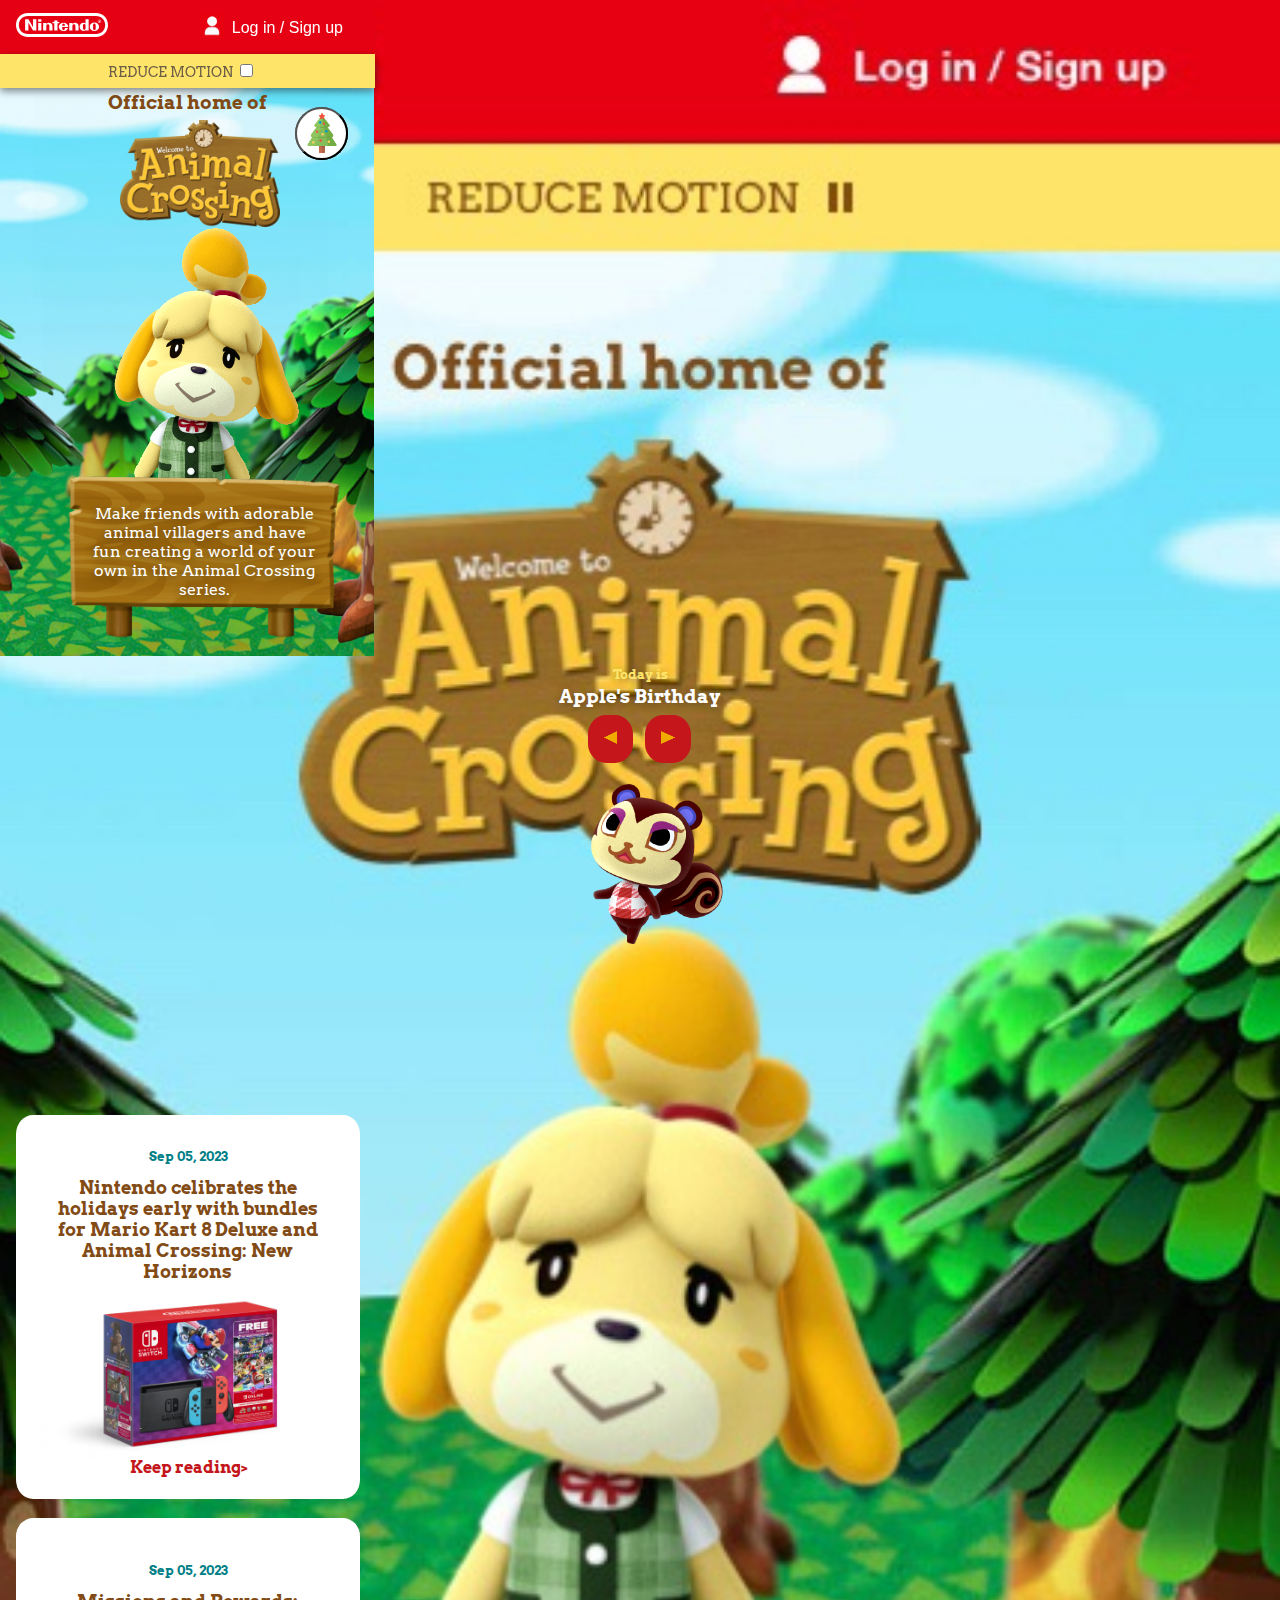
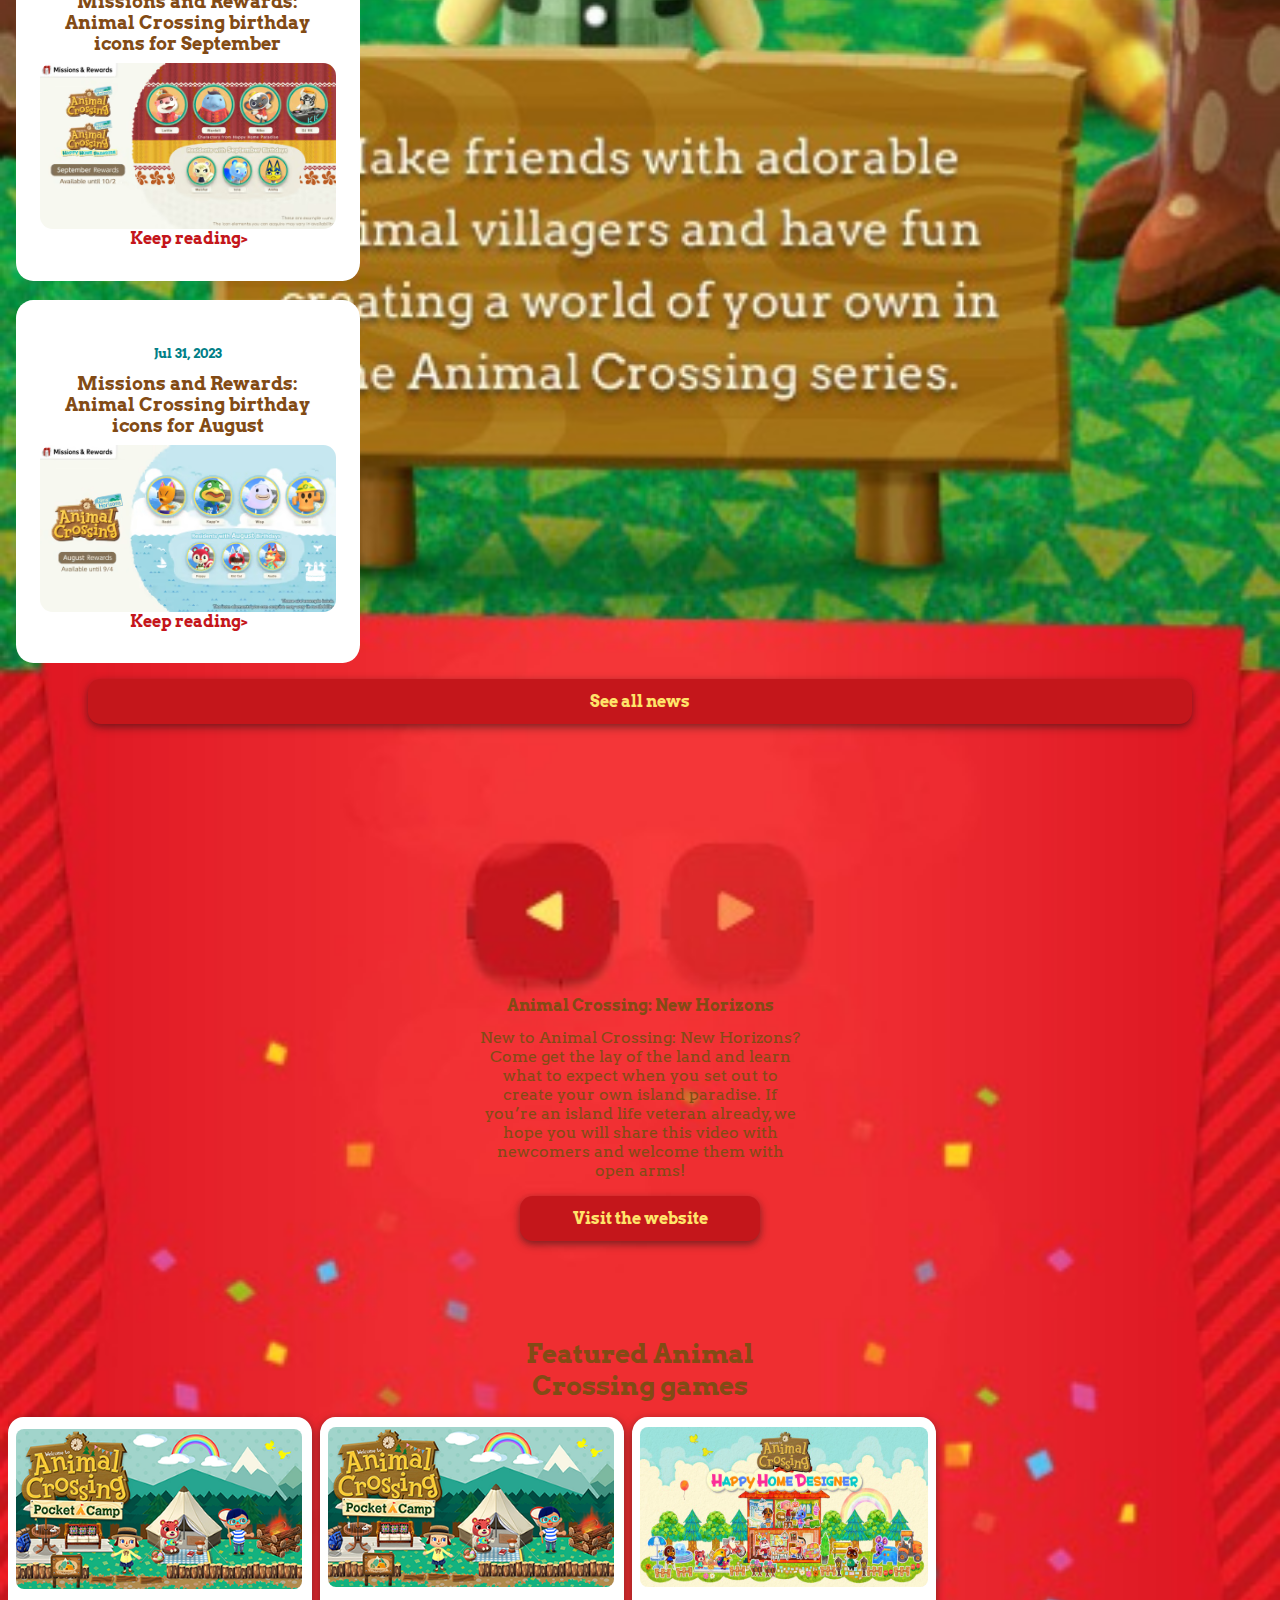
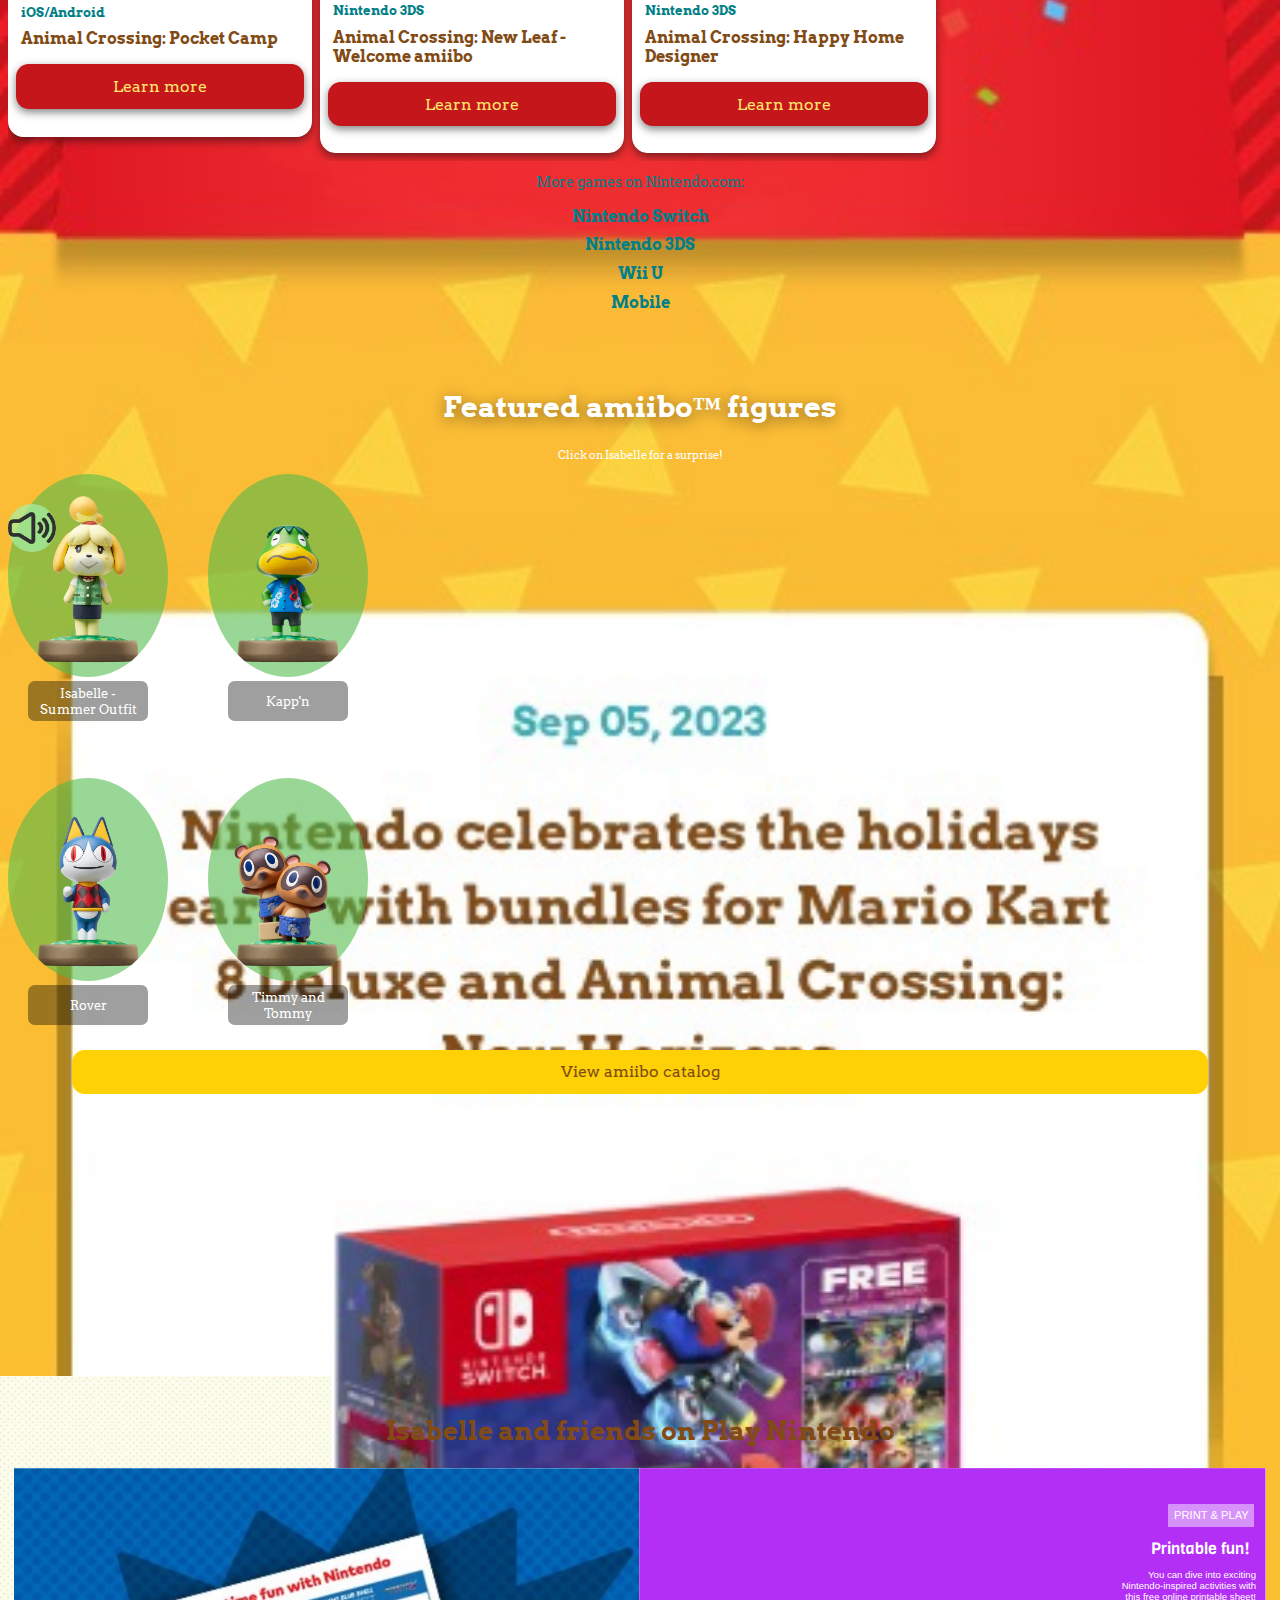
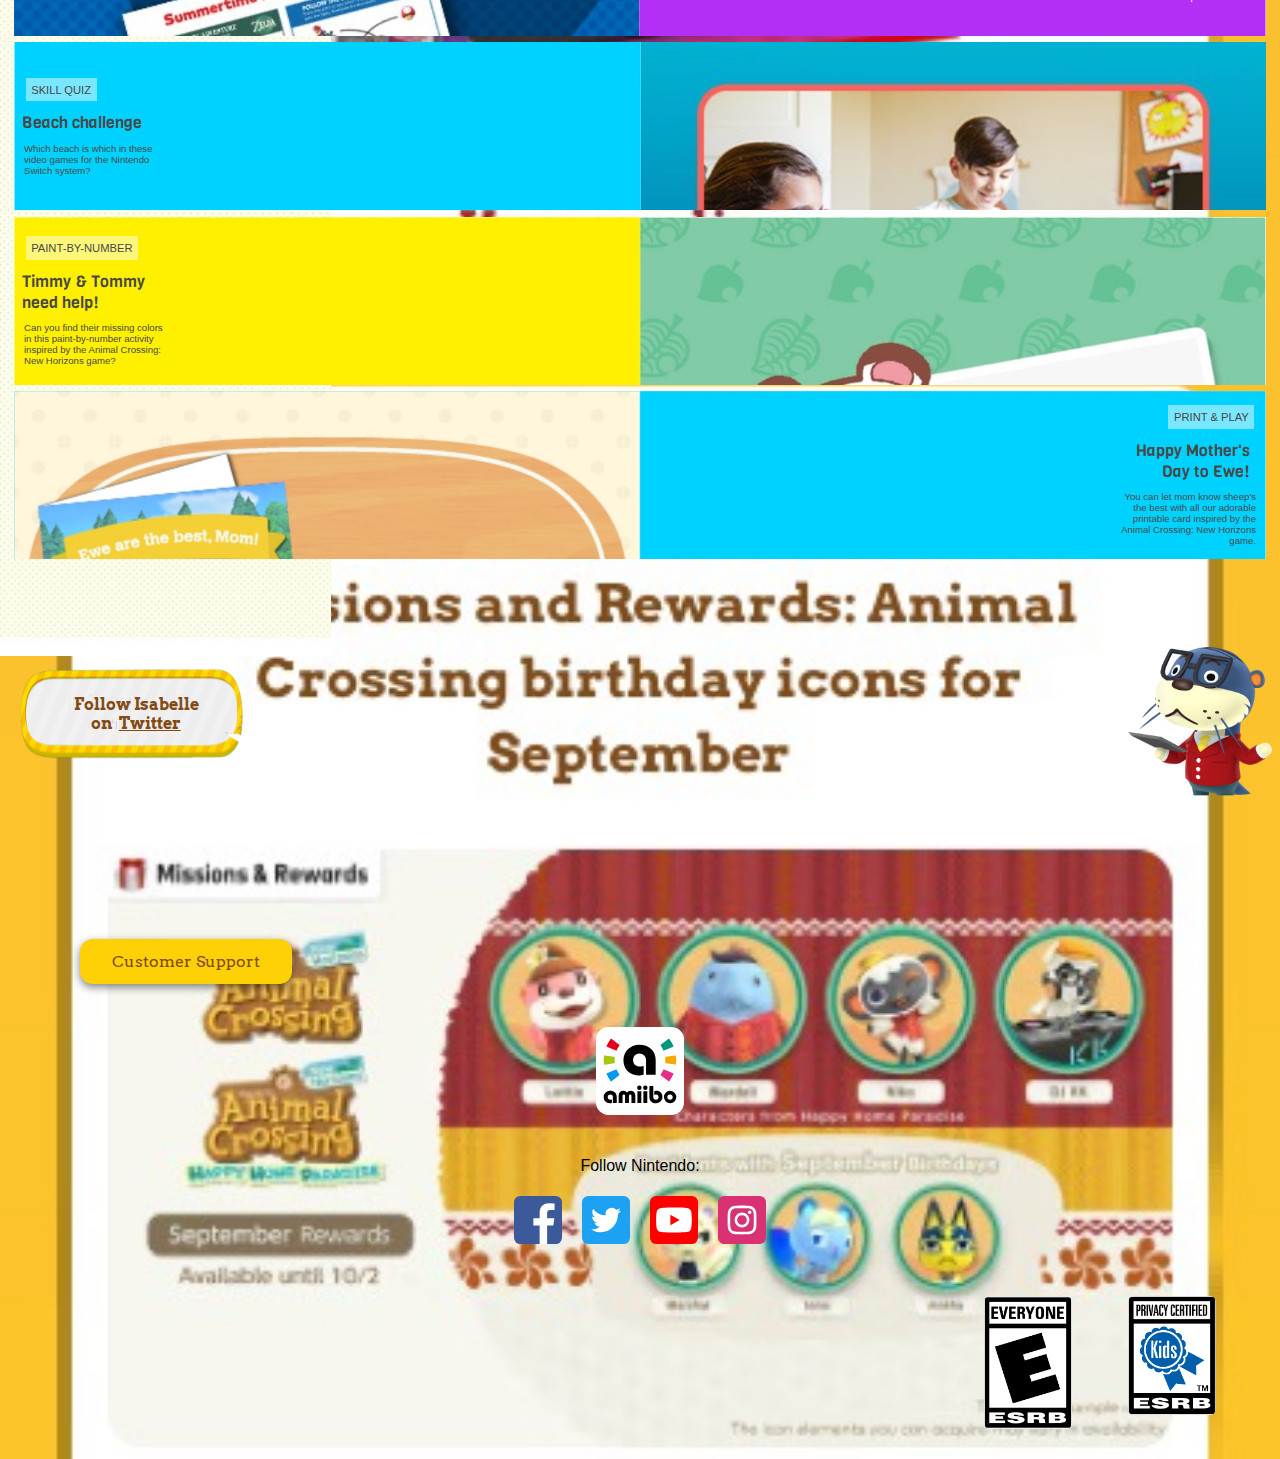
<file: index.html>
<!DOCTYPE html>
<html lang="en">

<head>
    <meta charset="UTF-8">
    <meta http-equiv="X-UA-Compatible" content="IE=edge">
    <meta name="viewport" content="width=device-width, initial-scale=1.0">
    <link href="./styles/style.css" rel="stylesheet">
    <link rel="icon" type="image/svg+xml" href="images/favicon.svg">
    <title>Animal Crossing</title>
</head>

<body>
    <header class="header1">
        <article class="nav1">
            <img src="./images/nintendo-logo.svg" alt="nintendo logo">
            <a href="https://accounts.nintendo.com/authorize_guide?type=mixed&redirect_uri=https%3A%2F%2Faccounts.nintendo.com%2Fconnect%2F1.0.0%2Fauthorize%3Fclient_id%3De56201e414c97a10%26display%3Dtouch%26interacted%3D1%26prompt%3Dconsent%26redirect_uri%3Dhttps%253A%252F%252Fanimalcrossing.nintendo.com%26response_mode%3Dweb_message%26response_type%3Dcode%2Bid_token%2Btoken%26scope%3DeshopAlps%2BmissionStatus%2BmissionStatus%253Aprogress%2Bopenid%2BpointWallet%2Buser%2Buser.birthday%2Buser.links%255B%255D.id%2Buser.mii%2Buser.wishlist%2BuserNotificationMessage%253AanyClients%2BuserNotificationMessage%253AanyClients%253Awrite%26state%3D485cb707a142624f9a087e0d9583e89a%26web_message_target%3Dop-frame%26web_message_uri%3Dhttps%253A%252F%252Faccounts.nintendo.com">
            <img class="account-icon" src="./images/account-icon.jpeg" alt="account icon">Log in / Sign up</a> 
        </article>
        
        <div class="reduce-motion">
            <label class="label" for="reduced-motion-button"> Reduce motion
                <input type="checkbox" id="reduced-motion-button">
                <span class="checkmark"></span>
            </label>
        </div>
        <button class="kerstSwitch"> <img src="./images/kerstSwitch.png" alt="christmas tree"></button>
        <button class="normaalSwitch"> <img src="./images/kerstSwitch.png" alt="christmas tree"></button>
    </header>

    <main>
    <section class="verstoppen">
        <section class="menu">
                <button><img src="./images/menuIcon.png" alt="hamburger menu icon">Menu</button>
            </section>

            <nav> 
                <button class="closedMenu"><img id="menuKruisje" src="./images/kruisjeMenu.png" alt="kruisje voor menu"></button>
                <img src="./images/logo-acnh.png" alt="animal crossing: new horizons logo">
                <ul>
                    <li><a href="newhorizons.html">Home</a></li>
                    <li><a href="https://animalcrossing.nintendo.com/new-horizons/explore/">Explore</a></li>
                    <li><a href="https://animalcrossing.nintendo.com/new-horizons/create/">Create</a></li>
                    <li><a href="https://animalcrossing.nintendo.com/new-horizons/share/">Share</a></li>
                    <li><a href="https://animalcrossing.nintendo.com/new-horizons/getting-started/">Getting Started</a></li>
                    <li><a href="https://animalcrossing.nintendo.com/new-horizons/happy-home-paradise/">Happy Home Paradise</a></li>
                </ul>
                <img src="./images/Balloon.webp" alt="balloon with a gift tied at the bottom">
            </nav>
    </section>
 
        <section class="bannerChristmas">
            <h2>Official home of</h2>
            <img class="image" src="./images/logo-ac.png" alt="logo animal crossing">
            <img class="image" src="./images/Jingle_NH.webp" alt="Isabelle smiling">
            <p>Make friends with adorable animal villagers and have fun creating a world of your own in the Animal Crossing series.</p>
        </section>
  
    
    <section class="banner1">
        <h2>Official home of</h2>
        <img class="image" src="./images/logo-ac.png" alt="logo animal crossing">
        <img class="image" src="./images/IsabelleBanner.png" alt="Isabelle smiling">
        <p>Make friends with adorable animal villagers and have fun creating a world of your own in the Animal Crossing series.</p>
    </section>

    

    <section class="pecan-birthday">      
        <h2>Today is</h2>
        <h3>Apple's Birthday</h3>
        <button class="arrowLeft"> <img class="arrow-button" src="./images/pijl-links.png" alt="arrow to the left"></button>
        <button class="arrowRight"><img class="arrow-button" src="./images/pijl-rechts.png" alt="arrow to the right"></button>
        <img class="character-pecan-birthday" src="./images/pecans-birthday.png" alt="pecan the character">

    </section>
    
    <section class="bam-birthday">
        <h2>Yesterday was</h2>
        <h3>Bam's Birthday</h3>
        <button class="arrowLeft"> <img class="arrow-button" src="./images/pijl-links.png" alt="arrow to the left"></button>
        <button class="arrowRight2"><img class="arrow-button" src="./images/pijl-rechts.png" alt="arrow to the right"></button>
        <img class="character-bam-birthday" src="./images/bam-birthday.png" alt="bam the character">
    </section>


    <section> 
        
        <article class="animal-crossing-news-1">
           
            <h3>Sep 05, 2023</h3>
            <p>Nintendo celibrates the holidays early with bundles for Mario Kart 8 Deluxe and Animal Crossing: New
                Horizons</p>
            <img src="./images/animal-crossing-news-1.avif" alt="Nintendo switch bundle for mario kart 8 deluxe">
            <a
                href="https://animalcrossing.nintendo.com/news/#!/nintendo-celebrates-the-holidays-early-with-bundles-for-mario-kart-8-deluxe-and-animal-crossing-new-horizons">Keep
                reading> </a>
        </article>

        <article class="animal-crossing-news-1-kerst">
           
            <h3>Sep 05, 2023</h3>
            <p>Nintendo celibrates the holidays early with bundles for Mario Kart 8 Deluxe and Animal Crossing: New
                Horizons</p>
            <img src="./images/animal-crossing-news-1.avif" alt="Nintendo switch bundle for mario kart 8 deluxe">
            <a
                href="https://animalcrossing.nintendo.com/news/#!/nintendo-celebrates-the-holidays-early-with-bundles-for-mario-kart-8-deluxe-and-animal-crossing-new-horizons">Keep
                reading> </a>
        </article>

        <article class="animal-crossing-news-2">
            
            <h3>Sep 05, 2023</h3>
            <p>Missions and Rewards: Animal Crossing birthday icons for September</p>
            <img src="./images/animal-crossing-news-2.avif" alt="Nintendo switch bundle for mario kart 8 deluxe">
            <a
                href="https://animalcrossing.nintendo.com/news/#!/missions-and-rewards-animal-crossing-birthday-icons-september-2023">Keep
                reading></a>  
        </article>

        <article class="animal-crossing-news-2-kerst">
            
            <h3>Sep 05, 2023</h3>
            <p>Missions and Rewards: Animal Crossing birthday icons for September</p>
            <img src="./images/animal-crossing-news-2.avif" alt="Nintendo switch bundle for mario kart 8 deluxe">
            <a
                href="https://animalcrossing.nintendo.com/news/#!/missions-and-rewards-animal-crossing-birthday-icons-september-2023">Keep
                reading></a>  
        </article>

        <article class="animal-crossing-news-2">
            <h3>Jul 31, 2023</h3>
            <p>Missions and Rewards: Animal Crossing birthday icons for August</p>
            <img src="./images/animal-crossing-news-3.avif" alt="Nintendo switch bundle for mario kart 8 deluxe">
            <a
                href="https://animalcrossing.nintendo.com/news/#!/missions-and-rewards-animal-crossing-birthday-icons-august-2023">Keep
                reading></a>
        </article>

        <article class="animal-crossing-news-3-kerst">
            <h3>Jul 31, 2023</h3>
            <p>Missions and Rewards: Animal Crossing birthday icons for August</p>
            <img src="./images/animal-crossing-news-3.avif" alt="Nintendo switch bundle for mario kart 8 deluxe">
            <a
                href="https://animalcrossing.nintendo.com/news/#!/missions-and-rewards-animal-crossing-birthday-icons-august-2023">Keep
                reading></a>
        </article>
        <a class="SeeAllNews" href="https://animalcrossing.nintendo.com/news/">See all news</a>
    </section>

    <section class="animal-crossing-NH">
        <iframe class="video" src="https://www.youtube.com/embed/TepsG9MkgHo?si=xFBeB4-8lUToCQxL"
            title="YouTube video player" frameborder="0"
            allow="accelerometer; autoplay; clipboard-write; encrypted-media; gyroscope; picture-in-picture; web-share"
            allowfullscreen></iframe>
        <h2>Animal Crossing: New Horizons</h2>
        <p>New to Animal Crossing: New Horizons? Come get the lay of the land and learn what to expect when you set out
            to create your own island paradise. If you’re an island life veteran already, we hope you will share this
            video with newcomers and welcome them with open arms!</p>
        <a href="newhorizons.html">Visit the website</a>
    </section>

    <h2 class="featured-h2">Featured Animal Crossing games</h2>
    <section class="featured-ac-games">
        <article class="image">
            <img src="./images/ac-pocket-camp.png" alt="animal crossing: pocket camp">
            <h4>iOS/Android</h4>
            <h3>Animal Crossing: Pocket Camp</h3>
            <a href="https://ac-pocketcamp.com/en-US">Learn more</a>
        </article>

        <article class="image">
            <img src="./images/welcome-amiibo.png" alt="Animal Crossing: New Leaf - Welcome amiibo">
            <h4>Nintendo 3DS</h4>
            <h3>Animal Crossing: New Leaf - Welcome amiibo</h3>
            <a href="https://ac-pocketcamp.com/en-US">Learn more</a>
        </article>

        <article class="image">
            <img src="./images/happy-home-designer.jpeg" alt="Animal Crossing: Happy Home Designer">
            <h4>Nintendo 3DS</h4>
            <h3>Animal Crossing: Happy Home Designer </h3>
            <a href="https://ac-pocketcamp.com/en-US">Learn more</a>
        </article>
    </section>

    <section class="more-games">
        <h2>More games on Nintendo.com:</h2>
        <ul>
            <li><a href="https://www.nintendo.com/store/games/?_gl=1*ng765y*_ga*MTQ4ODgyODI1Ni4xNjkzOTMwNTk4*_ga_F6ERC4HMNZ*MTY5NDg3MzMwMi4xNy4xLjE2OTQ4NzQwMzMuMC4wLjA.#filter/:q=Animal%20crossing&dFR[platform][0]=Nintendo%20Switch">Nintendo
                    Switch</a></li>
            <li><a href="https://www.nintendo.com/store/games/?_gl=1*1hay11y*_ga*MTQ4ODgyODI1Ni4xNjkzOTMwNTk4*_ga_F6ERC4HMNZ*MTY5NDg3MzMwMi4xNy4xLjE2OTQ4NzQwOTMuMC4wLjA.#filter/:q=Animal%20crossing&dFR[platform][0]=Nintendo%203DS">Nintendo
                    3DS</a></li>
            <li><a href="https://www.nintendo.com/store/games/?_gl=1*q9kscv*_ga*MTQ4ODgyODI1Ni4xNjkzOTMwNTk4*_ga_F6ERC4HMNZ*MTY5NDg3MzMwMi4xNy4xLjE2OTQ4NzQxNjguMC4wLjA.#filter/:q=Animal%20crossing&dFR[platform][0]=Wii%20U">Wii
                    U</a></li>
            <li><a href="https://www.nintendo.com/store/games/?_gl=1*1wwzgd7*_ga*MTQ4ODgyODI1Ni4xNjkzOTMwNTk4*_ga_F6ERC4HMNZ*MTY5NDg3MzMwMi4xNy4xLjE2OTQ4NzQxNzUuMC4wLjA.#filter/:q=Animal%20crossing&dFR[platform][0]=Android&dFR[platform][1]=iOS">Mobile</a>
            </li>
        </ul>
    </section>


    <section class="amiibo">
        <h2>Featured amiibo™ figures</h2>
        <p>Click on Isabelle for a surprise!</p>
        <article>
            <ul>
                <li><img class="image" src="./images/amiibo-isabelle.png" alt="isabelle amiibo">
                    <button>Isabelle - Summer Outfit</button>
                </li>
                <li><img class="image" src="./images/amiibo-kapn.png" alt="kapp'n amiibo">
                    <button>Kapp'n</button>
                </li>
                <li><img class="image" src="./images/amiibo-rover.png" alt="rover amiibo">
                    <button>Rover</button>
                </li>
                <li><img class="image" src="./images/amiibo-timmytommy.png" alt="timmy and tommy amiibo">
                    <button>Timmy and Tommy</button>
                </li>
            </ul>
        </article>
        <a href="https://animalcrossing.nintendo.com/amiibo/#welcome">View amiibo catalog</a>
    </section>
    <div>
        <img class="sound-icon" src="./images/sound-icon.png" alt="sound on icon">
    </div>
    <section class="play-nintendo">
        <h2>Isabelle and friends on Play Nintendo</h2>
        <article >
            <a href="https://play.nintendo.com/printables/print-and-play/printable-fun-nintendo/">
                <article class="play-nintendo-1">
                    <p>print & play</p>
                    <span>Printable fun!</span>
                    <h3>You can dive into exciting Nintendo-inspired activities with this free online printable sheet!</h3>
                </article>
            </a>   
        </article>
       
        <article >
            <a href="https://play.nintendo.com/activities/skill-quizzes/beach-online-trivia-quiz/">
                <article class="play-nintendo-2">
                    <p>skill quiz</p>
                    <span>Beach challenge</span>
                    <h3>Which beach is which in these video games for the Nintendo Switch system?</h3>
                </article>
            </a>
        </article>
        
        <article >
            <a href="https://play.nintendo.com/activities/paint-by-numbers/paint-by-number-timmy-tommy-animal-crossing/">
                <article class="play-nintendo-3">
                    <p>paint-by-number</p>
                    <span>Timmy & Tommy need help!</span>
                    <h3>Can you find their missing colors in this paint-by-number activity inspired by the Animal Crossing:
                        New Horizons game?</h3>
                </article>
            </a>
        </article>
        
        <article>
            <a href="https://play.nintendo.com/printables/print-and-play/animal-crossing-ewe-mothers-day-card/">
                <article class="play-nintendo-4">
                    <p>print & play</p>
                    <span>Happy Mother's Day to Ewe!</span>
                    <h3>You can let mom know sheep's the best with all our adorable printable card inspired by the Animal
                        Crossing: New Horizons game.</h3>
                </article>
            </a>
        </article>
        <img class="play-nintendo-background" src="./images/play-nintendo-background.jpeg" alt="">
    </section>

    <section class="IsabelleOnTwitter">
        <h2>Follow Isabelle on<a href="https://twitter.com/animalcrossing">Twitter</a></h2>
        <img src="./images/char-lyle.png" alt="char-lyle holding a tablet">
    </section>
</main>

    <footer class="footer1">
        <a href="https://en-americas-support.nintendo.com/">Customer Support</a>
        <img src="./images/logo-amiibo.svg" alt="amiibo logo">
        <h2>Follow Nintendo:</h2>
        <img  src="./images/logo-facebook.svg" alt="facebook logo">
        <img  src="./images/logo-twitter.svg" alt="twitter logo">
        <img  src="./images/logo-youtube.svg" alt="youtube logo">
        <img  src="./images/logo-instagram.svg" alt="instagram logo">
        <a href="https://www.esrb.org/ratings-guide/"><img  src="./images/en-e.png" alt="esrb rating guide logo"></a>
        <a href="https://www.esrb.org/EPCConfirm/891/"><img  src="./images/logo-esrb-privacy-certified-kids.png"
                alt="privacy certified kids esrb logo "></a>  
        
    </footer>

    <script defer src="scripts/script.js"></script>
</body>

</html>
</file>
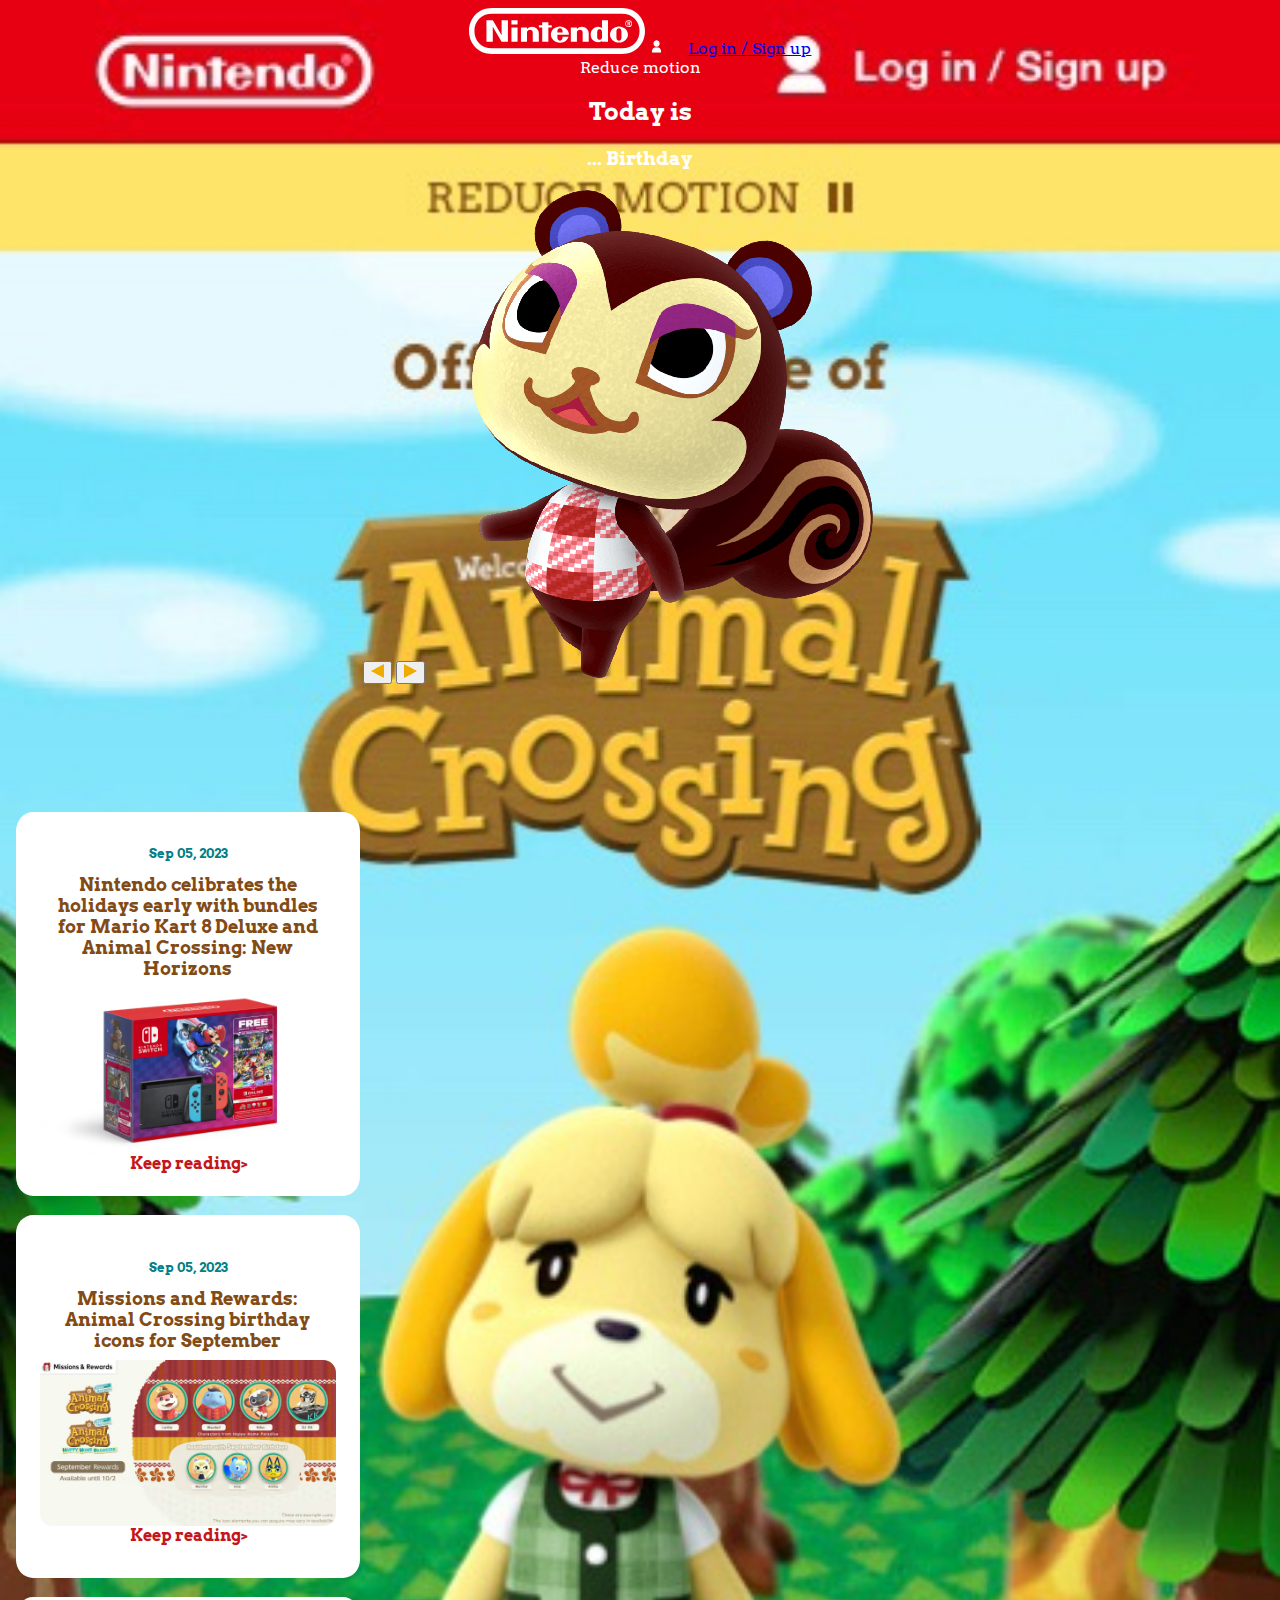
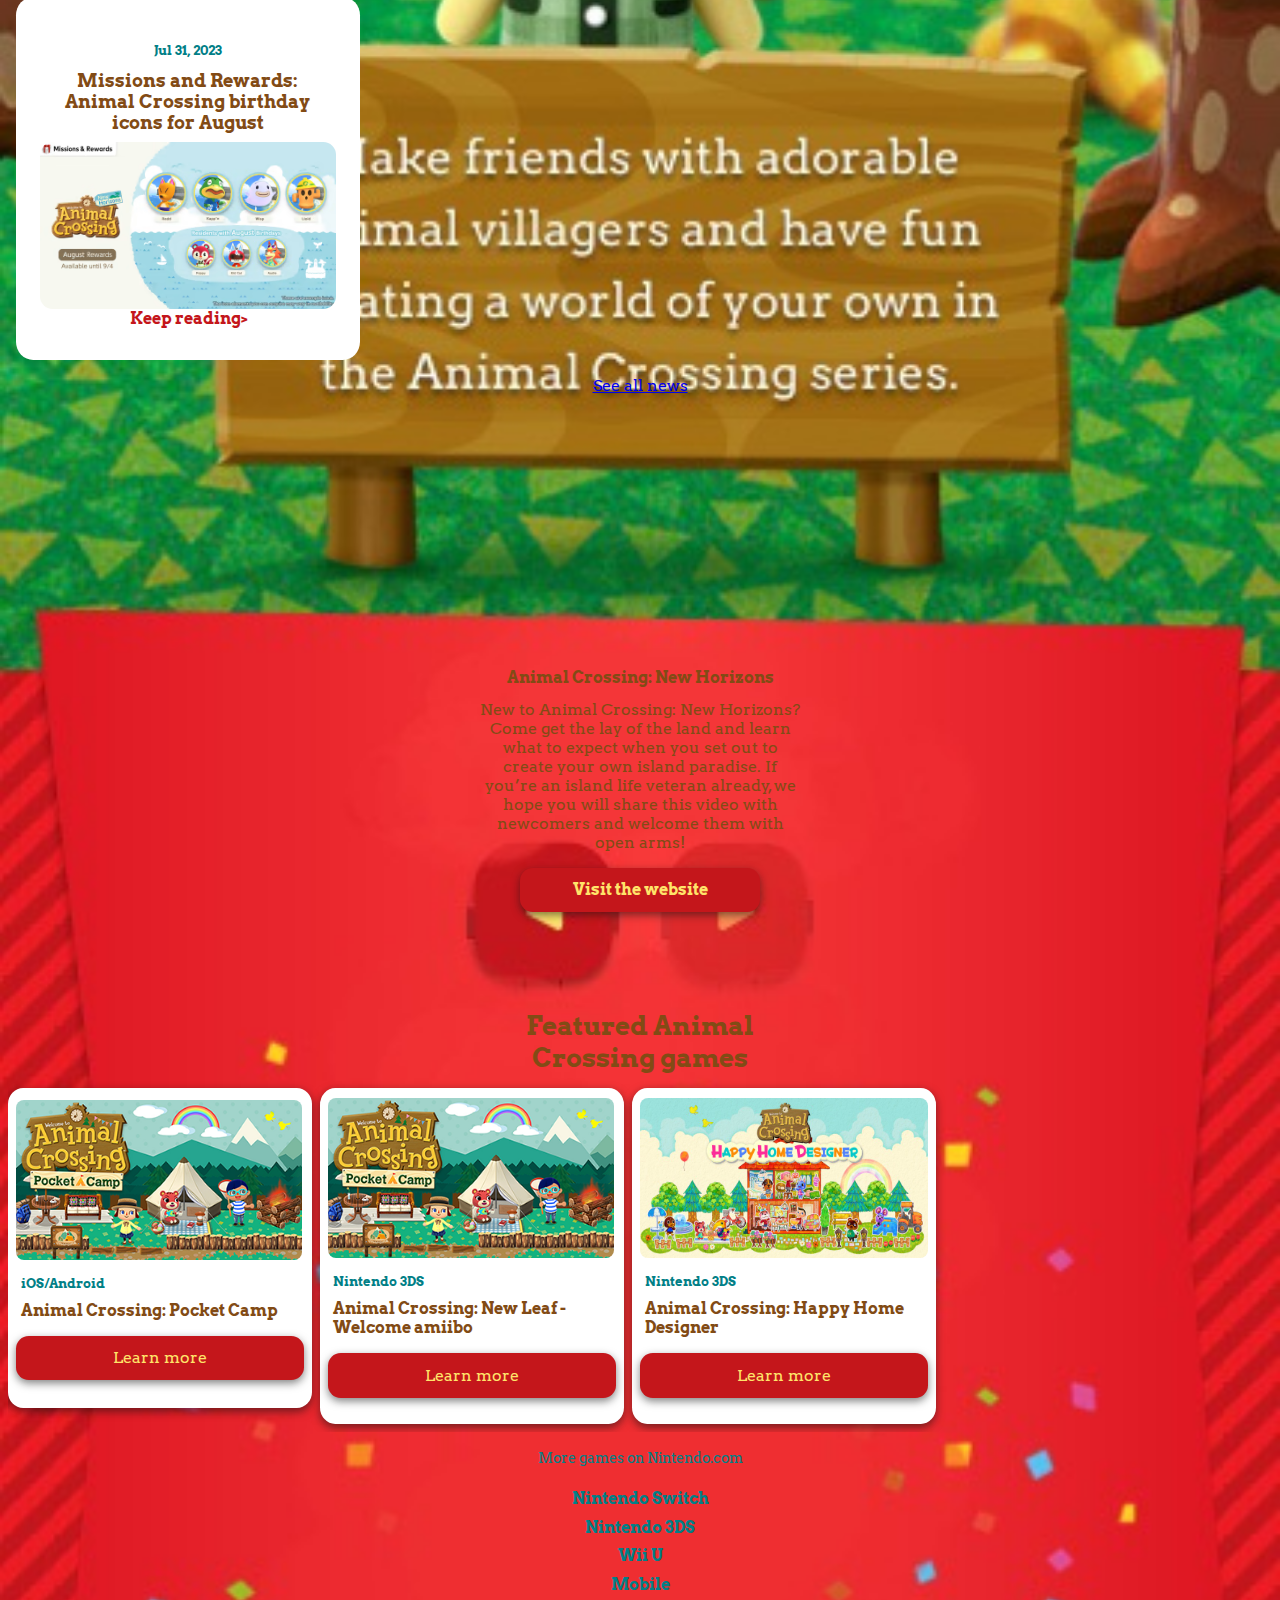
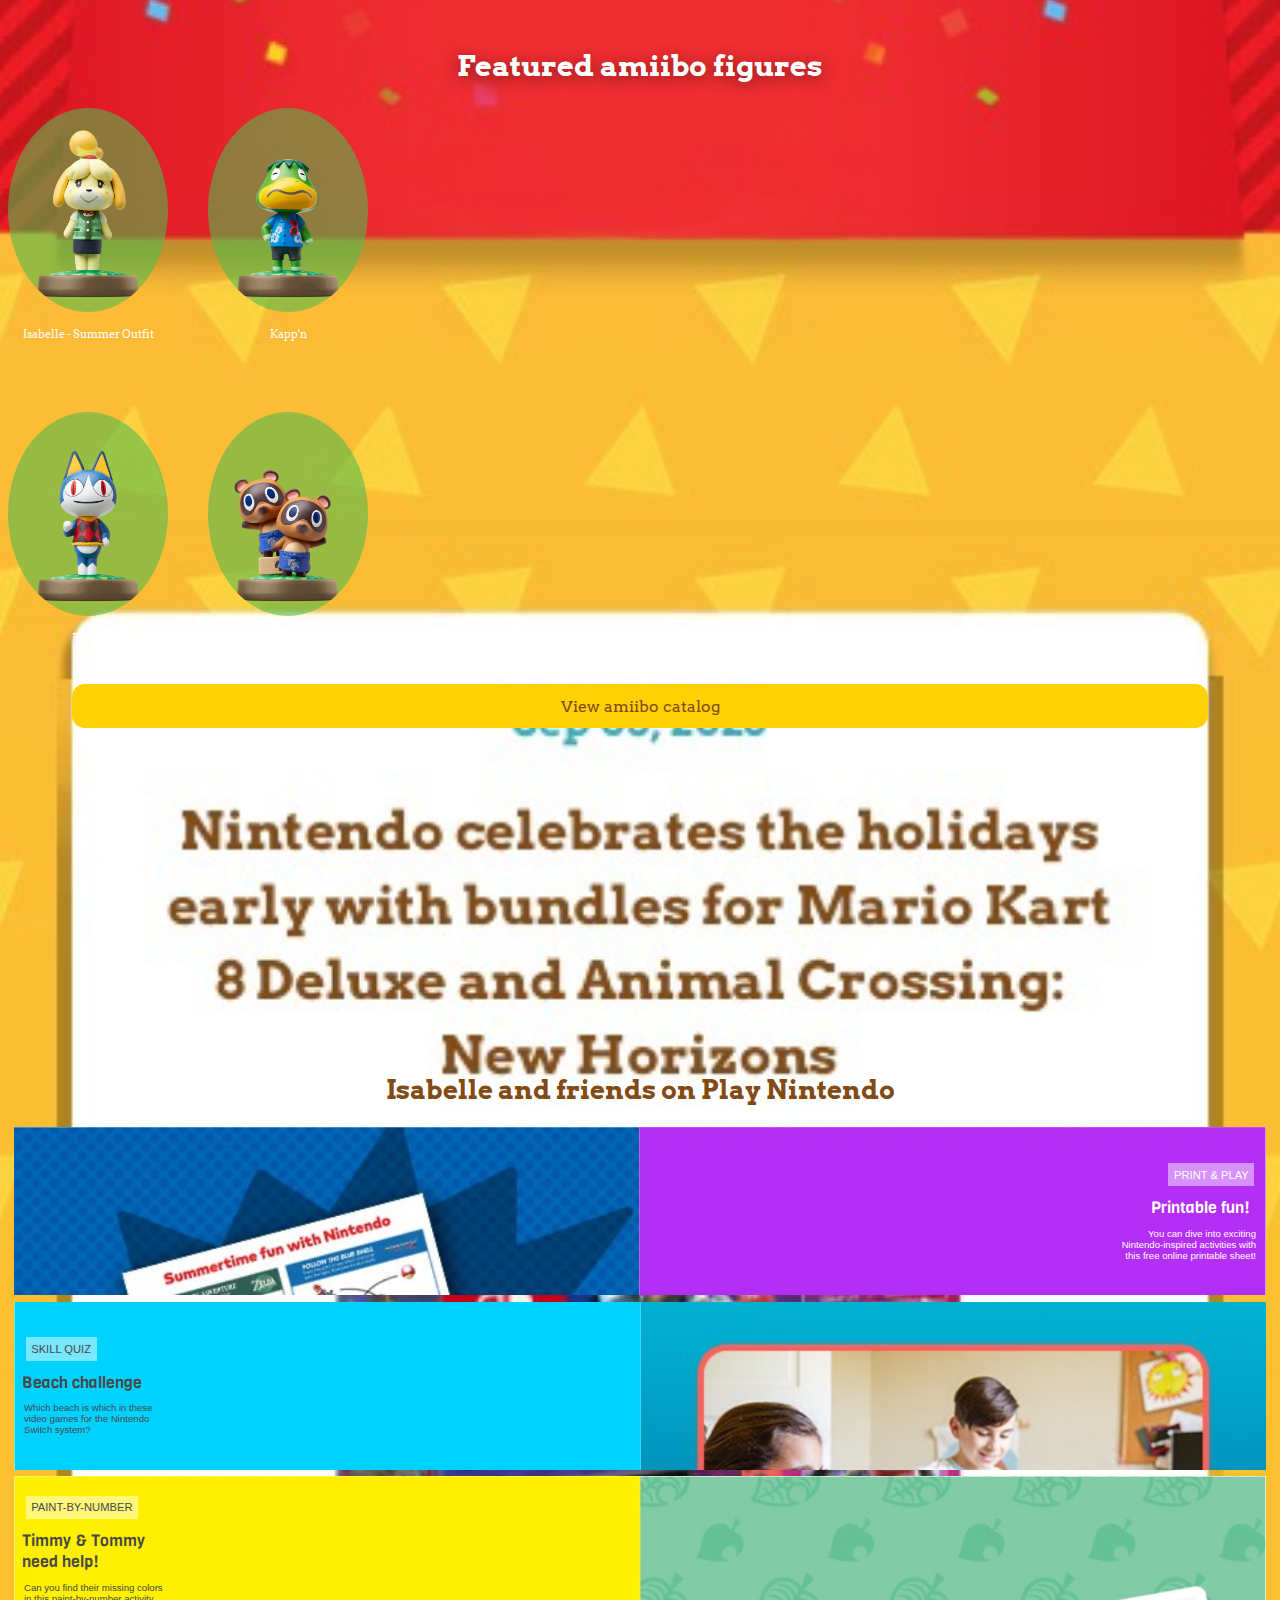
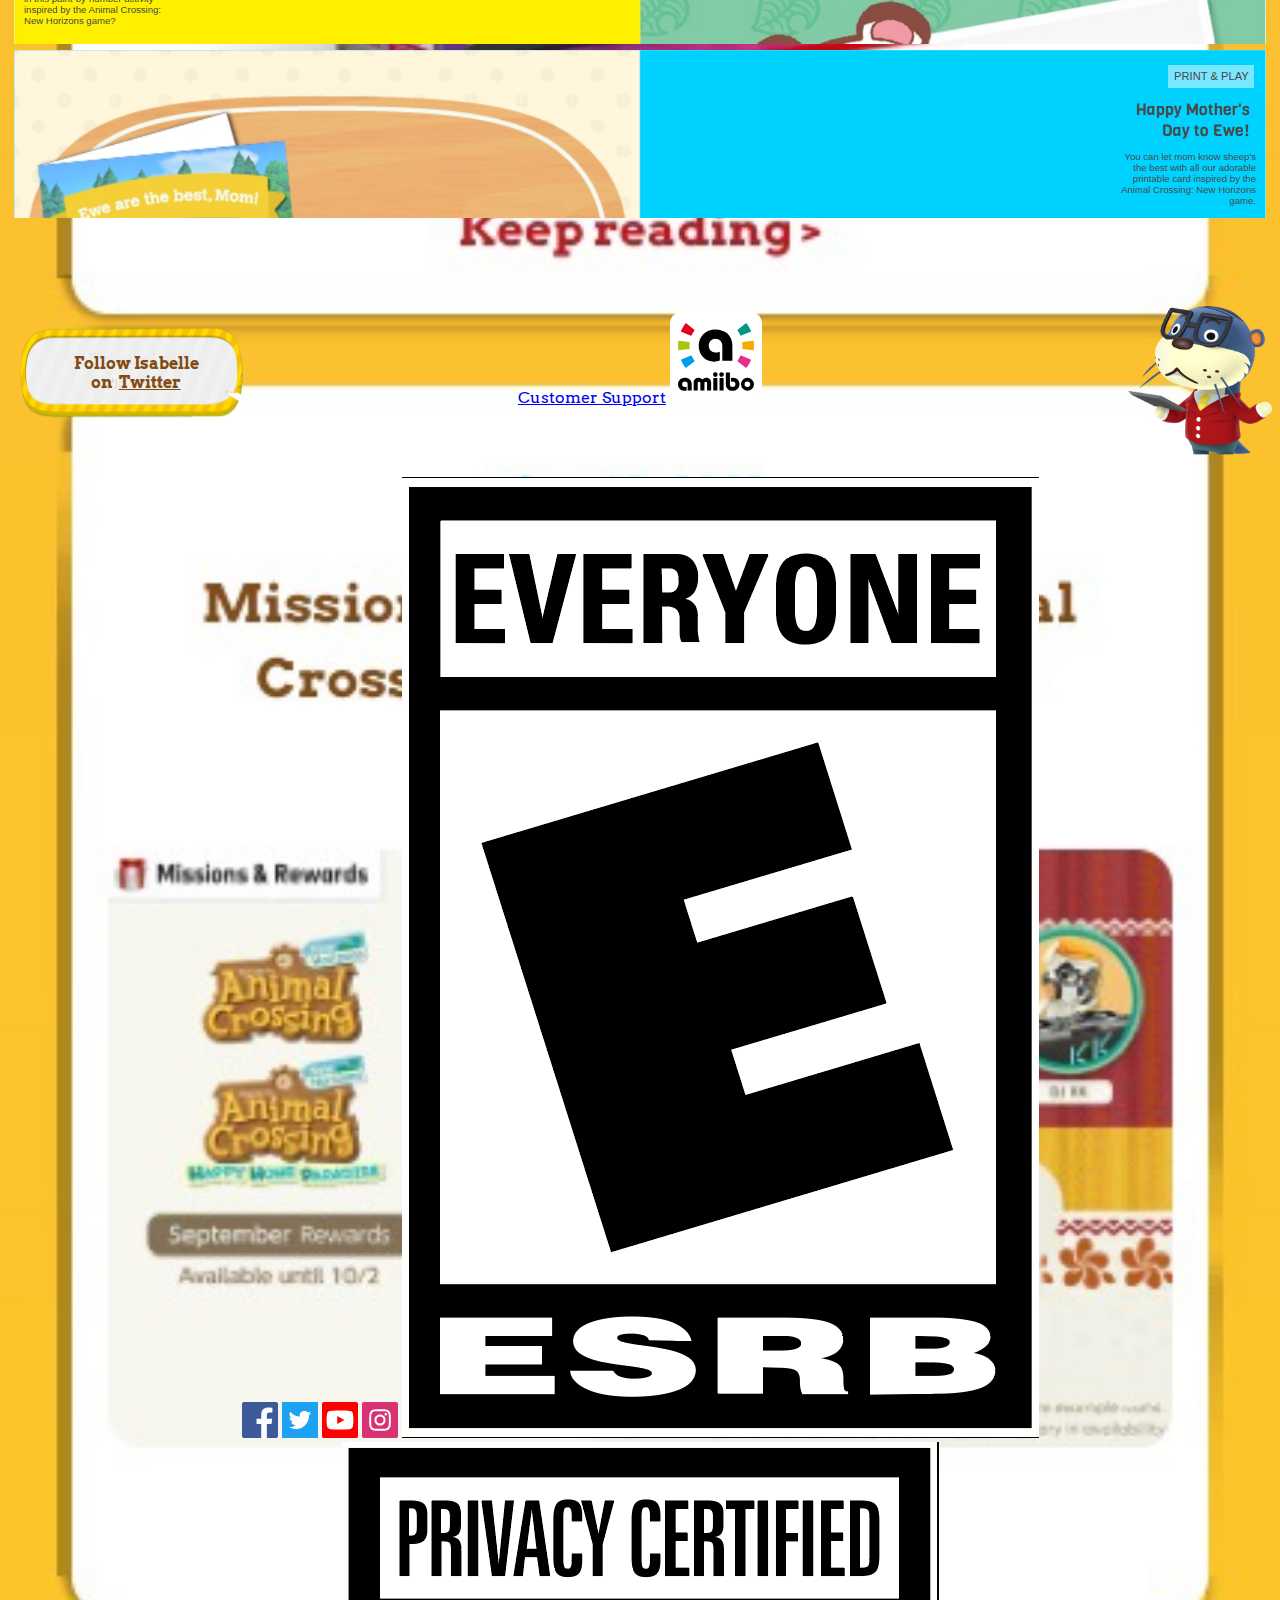
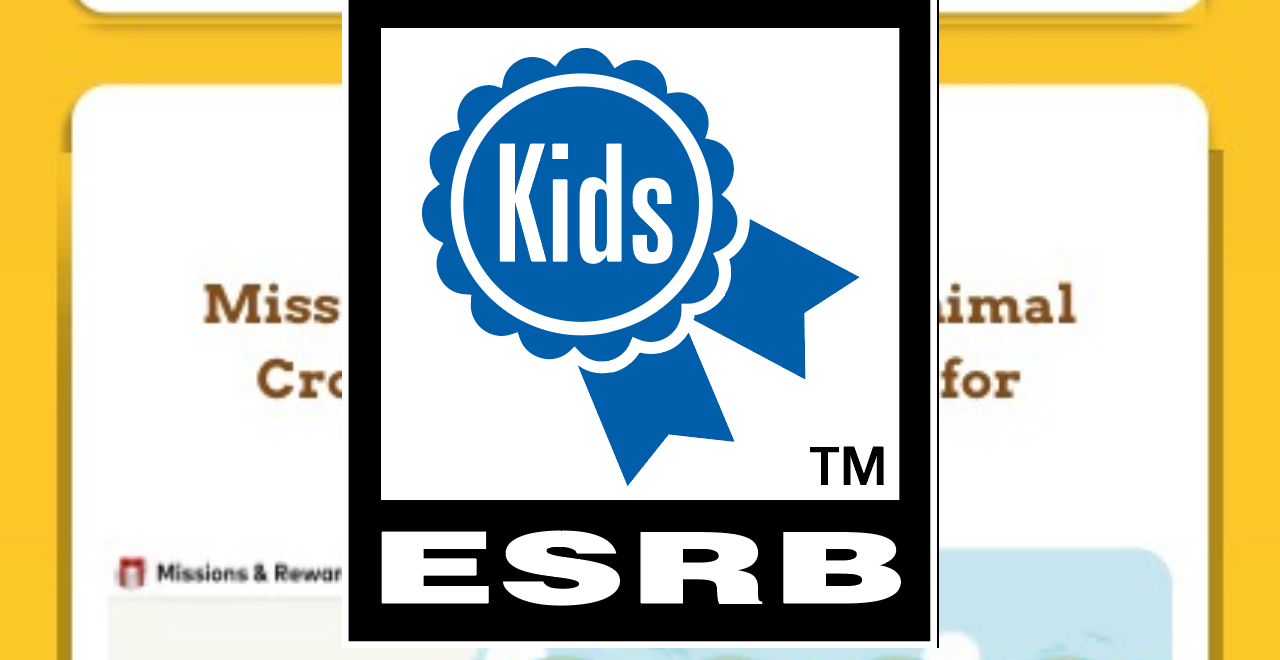
<file: images/index.html>
<!DOCTYPE html>
<html lang="en">

<head>
    <meta charset="UTF-8">
    <meta http-equiv="X-UA-Compatible" content="IE=edge">
    <meta name="viewport" content="width=device-width, initial-scale=1.0">
    <link href="../styles/style.css" rel="stylesheet">
    <link rel="icon" type="image/svg+xml" href="images/favicon.svg">
    <title>Animal Crossing</title>
</head>

<body>
    <section class="red-nav-wrap">
        <img src="../images/nintendo-logo.svg" alt="nintendo logo">
        <a
            href="https://accounts.nintendo.com/authorize_guide?type=mixed&redirect_uri=https%3A%2F%2Faccounts.nintendo.com%2Fconnect%2F1.0.0%2Fauthorize%3Fclient_id%3De56201e414c97a10%26display%3Dtouch%26interacted%3D1%26prompt%3Dconsent%26redirect_uri%3Dhttps%253A%252F%252Fanimalcrossing.nintendo.com%26response_mode%3Dweb_message%26response_type%3Dcode%2Bid_token%2Btoken%26scope%3DeshopAlps%2BmissionStatus%2BmissionStatus%253Aprogress%2Bopenid%2BpointWallet%2Buser%2Buser.birthday%2Buser.links%255B%255D.id%2Buser.mii%2Buser.wishlist%2BuserNotificationMessage%253AanyClients%2BuserNotificationMessage%253AanyClients%253Awrite%26state%3D485cb707a142624f9a087e0d9583e89a%26web_message_target%3Dop-frame%26web_message_uri%3Dhttps%253A%252F%252Faccounts.nintendo.com"><img
                class="account-icon" src="./images/account-icon.jpeg" alt="account icon">Log in / Sign up</a>

    </section>
    <section class="reduce-motionbar">
        <span>Reduce motion</span>
    </section>

    <section class="birthday">
        <div></div>
        <h2>Today is</h2>
        <h3>... Birthday</h3>
        <button> <img class="arrow-button" src="../images/pijl-links.png" alt="arrow to the left"></button>
        <button><img class="arrow-button" src="../images/pijl-rechts.png" alt="arrow to the right"></button>
        <img class="character-birthday" src="../images/pecans-birthday.png" alt="pecan the character">
    </section>

    <section>
        <article class="animal-crossing-news-1">
            <h3>Sep 05, 2023</h3>
            <p>Nintendo celibrates the holidays early with bundles for Mario Kart 8 Deluxe and Animal Crossing: New
                Horizons</p>
            <img src="../images/animal-crossing-news-1.avif" alt="Nintendo switch bundle for mario kart 8 deluxe">
            <a
                href="https://animalcrossing.nintendo.com/news/#!/nintendo-celebrates-the-holidays-early-with-bundles-for-mario-kart-8-deluxe-and-animal-crossing-new-horizons">Keep
                reading> </a>
        </article>

        <article class="animal-crossing-news-2">
            <h3>Sep 05, 2023</h3>
            <p>Missions and Rewards: Animal Crossing birthday icons for September</p>
            <img src="../images/animal-crossing-news-2.avif" alt="Nintendo switch bundle for mario kart 8 deluxe">
            <a
                href="https://animalcrossing.nintendo.com/news/#!/missions-and-rewards-animal-crossing-birthday-icons-september-2023">Keep
                reading></a>
        </article>

        <article class="animal-crossing-news-2">
            <h3>Jul 31, 2023</h3>
            <p>Missions and Rewards: Animal Crossing birthday icons for August</p>
            <img src="./images/animal-crossing-news-3.avif" alt="Nintendo switch bundle for mario kart 8 deluxe">
            <a
                href="https://animalcrossing.nintendo.com/news/#!/missions-and-rewards-animal-crossing-birthday-icons-august-2023">Keep
                reading></a>
        </article>
        <a class="button-home" href="https://animalcrossing.nintendo.com/news/">See all news</a>
    </section>

    <section class="animal-crossing-NH">
        <iframe class="video" src="https://www.youtube.com/embed/TepsG9MkgHo?si=xFBeB4-8lUToCQxL"
            title="YouTube video player" frameborder="0"
            allow="accelerometer; autoplay; clipboard-write; encrypted-media; gyroscope; picture-in-picture; web-share"
            allowfullscreen></iframe>
        <h2>Animal Crossing: New Horizons</h2>
        <p>New to Animal Crossing: New Horizons? Come get the lay of the land and learn what to expect when you set out
            to create your own island paradise. If you’re an island life veteran already, we hope you will share this
            video with newcomers and welcome them with open arms!</p>
        <a href="newhorizons.html">Visit the website</a>
    </section>

    <h2 class="featured-h2">Featured Animal Crossing games</h2>
    <section class="featured-ac-games">
        <article>
            <img src="./images/ac-pocket-camp.png" alt="animal crossing: pocket camp">
            <h4>iOS/Android</h4>
            <h3>Animal Crossing: Pocket Camp</h3>
            <a href="https://ac-pocketcamp.com/en-US">Learn more</a>
        </article>

        <article>
            <img src="./images/welcome-amiibo.png" alt="Animal Crossing: New Leaf - Welcome amiibo">
            <h4>Nintendo 3DS</h4>
            <h3>Animal Crossing: New Leaf - Welcome amiibo</h3>
            <a href="https://ac-pocketcamp.com/en-US">Learn more</a>
        </article>

        <article>
            <img src="./images/happy-home-designer.jpeg" alt="Animal Crossing: Happy Home Designer">
            <h4>Nintendo 3DS</h4>
            <h3>Animal Crossing: Happy Home Designer </h3>
            <a href="https://ac-pocketcamp.com/en-US">Learn more</a>
        </article>
    </section>

    <section class="more-games">
        <ul>
            <h2>More games on Nintendo.com</h2>
            <li><a
                    href="https://www.nintendo.com/store/games/?_gl=1*ng765y*_ga*MTQ4ODgyODI1Ni4xNjkzOTMwNTk4*_ga_F6ERC4HMNZ*MTY5NDg3MzMwMi4xNy4xLjE2OTQ4NzQwMzMuMC4wLjA.#filter/:q=Animal%20crossing&dFR[platform][0]=Nintendo%20Switch">Nintendo
                    Switch</a></li>
            <li><a
                    href="https://www.nintendo.com/store/games/?_gl=1*1hay11y*_ga*MTQ4ODgyODI1Ni4xNjkzOTMwNTk4*_ga_F6ERC4HMNZ*MTY5NDg3MzMwMi4xNy4xLjE2OTQ4NzQwOTMuMC4wLjA.#filter/:q=Animal%20crossing&dFR[platform][0]=Nintendo%203DS">Nintendo
                    3DS</a></li>
            <li><a
                    href="https://www.nintendo.com/store/games/?_gl=1*q9kscv*_ga*MTQ4ODgyODI1Ni4xNjkzOTMwNTk4*_ga_F6ERC4HMNZ*MTY5NDg3MzMwMi4xNy4xLjE2OTQ4NzQxNjguMC4wLjA.#filter/:q=Animal%20crossing&dFR[platform][0]=Wii%20U">Wii
                    U</a></li>
            <li><a
                    href="https://www.nintendo.com/store/games/?_gl=1*1wwzgd7*_ga*MTQ4ODgyODI1Ni4xNjkzOTMwNTk4*_ga_F6ERC4HMNZ*MTY5NDg3MzMwMi4xNy4xLjE2OTQ4NzQxNzUuMC4wLjA.#filter/:q=Animal%20crossing&dFR[platform][0]=Android&dFR[platform][1]=iOS">Mobile</a>
            </li>
        </ul>
    </section>


    <section class="amiibo">
        <h2>Featured amiibo figures</h2>
        <article>
            <ul>
                <li><img src="./images/amiibo-isabelle.png" alt="isabelle amiibo">
                    <p>Isabelle - Summer Outfit</p>
                </li>
                <li><img src="./images/amiibo-kapn.png" alt="kapp'n amiibo">
                    <p>Kapp'n</p>
                </li>
                <li><img src="./images/amiibo-rover.png" alt="rover amiibo">
                    <p>Rover</p>
                </li>
                <li><img src="./images/amiibo-timmytommy.png" alt="timmy and tommy amiibo">
                    <p>Timmy and Tommy</p>
                </li>
            </ul>
        </article>
        <a href="https://animalcrossing.nintendo.com/amiibo/#welcome">View amiibo catalog</a>
    </section>

    <section class="play-nintendo">
        <h2>Isabelle and friends on Play Nintendo</h2>

        <a href="https://play.nintendo.com/printables/print-and-play/printable-fun-nintendo/">
            <article class="play-nintendo-1">
                <p>print & play</p>
                <span>Printable fun!</span>
                <h3>You can dive into exciting Nintendo-inspired activities with this free online printable sheet!</h3>
            </article>
        </a>
        <a href="https://play.nintendo.com/activities/skill-quizzes/beach-online-trivia-quiz/">
            <article class="play-nintendo-2">
                <p>skill quiz</p>
                <span>Beach challenge</span>
                <h3>Which beach is which in these video games for the Nintendo Switch system?</h3>
            </article>
        </a>

        <a href="https://play.nintendo.com/activities/paint-by-numbers/paint-by-number-timmy-tommy-animal-crossing/">
            <article class="play-nintendo-3">
                <p>paint-by-number</p>
                <span>Timmy & Tommy need help!</span>
                <h3>Can you find their missing colors in this paint-by-number activity inspired by the Animal Crossing:
                    New Horizons game?</h3>
            </article>
        </a>

        <a href="https://play.nintendo.com/printables/print-and-play/animal-crossing-ewe-mothers-day-card/">
            <article class="play-nintendo-4">
                <p>print & play</p>
                <span>Happy Mother's Day to Ewe!</span>
                <h3>You can let mom know sheep's the best with all our adorable printable card inspired by the Animal
                    Crossing: New Horizons game.</h3>
            </article>
        </a>
    </section>

    <section class="IsabelleOnTwitter">
        <h2>Follow Isabelle on<a href="https://twitter.com/animalcrossing">Twitter</a></h2>
        <img src="./images/char-lyle.png" alt="char-lyle holding a tablet">
    </section>
    <footer>
        <a href="https://en-americas-support.nintendo.com/">Customer Support</a>
        <img src="./images/logo-amiibo.svg" alt="amiibo logo">
        <h2>Follow Nintendo:</h2>
        <img  src="./images/logo-facebook.svg" alt="facebook logo">
        <img  src="./images/logo-twitter.svg" alt="twitter logo">
        <img  src="./images/logo-youtube.svg" alt="youtube logo">
        <img  src="./images/logo-instagram.svg" alt="instagram logo">
        <a href="https://www.esrb.org/ratings-guide/"><img src="./images/en-e.png" alt="esrb rating guide logo"></a>
        <a href="https://www.esrb.org/EPCConfirm/891/"><img src="./images/logo-esrb-privacy-certified-kids.png"
                alt="privacy certified kids esrb logo "></a>
    </footer>

    <script defer src="scripts/script.js"></script>
</body>

</html>
</file>
<file: styles/style.css>
@import url('https://fonts.googleapis.com/css2?family=Arvo:ital,wght@0,400;0,700;1,400;1,700&family=Libre+Franklin:wght@100;300;400&family=Viga&display=swap');
@import url('https://fonts.googleapis.com/css2?family=Arvo&family=Viga&display=swap');
@import url('https://fonts.googleapis.com/css2?family=Arvo&family=Libre+Franklin:wght@100;300;400&family=Viga&display=swap');

@media (prefers-reduced-motion) {

    * {
        transition: none !important;
        animation: none !important;
    }
}
/**************/
/* CSS REMEDY */
/**************/
*,
*::after,
*::before {
    box-sizing: border-box;
}


/*********************/
/* CUSTOM PROPERTIES */
/*********************/
:root {
    /* startje */
    --color-text: #111;
    --color-background: #eee;
}


/****************/
/* JOUW STYLING */
/****************/

/* jouw code */
body {
    color: white;
    background-image: url(../images/background-home1.jpeg);
    background-repeat: no-repeat;
    background-size: cover;
    font-family: arvo, serif;
    text-align: center;
    position: relative;
}


.reveal{
    animation-name: scroll-animatiion;
    animation-duration: 2s;
    animation-fill-mode: forwards;
    opacity: 0;
    will-change: transform, opacity;
}

.header1 {
    height: 5em;
    position: sticky;
    top: 0;
    z-index: 1000;
}

.nav1 {
    background-color: rgb(230, 0, 19);
    height: 3.4em;
    width: 24.45em;
    padding: 0%;
    margin-left: -1em;
    margin-top: -1em;
    display: flex;
    justify-content: center;
    align-items: center;
    flex-direction: column;
}
.nav1 article:nth-of-type(1){
    position: relative;
}
.nav1 article:nth-of-type(2){
    position: relative;
}
.nav1 img {
    width: auto;
    height: 1.5em;
    position: absolute;
    top: 0.8em;
    left: 1em;
}
.nav1 a {
    text-decoration: none;
    color: white;
    font-family: Arial, Helvetica, sans-serif;
    font-size: 1em;
    display: flex;
    align-items: center;
    position: absolute;
    top: 1em;
    right: 2em;
    
}
.nav1 a img{
    position: relative;
    right: 6em;
    top: -0.2em;
}

.account-icon {
    width: auto;
    height: 1em;
    margin-right: 1.5em;
}

.reduce-motion{
    background-color: rgb(255,228,106);
    border-radius: 0%;
    height: 2.1em;
    width: 23.4em;
    position: relative;
    top: 0em;
    display: flex;
    justify-content: center;
    align-items: center;
    margin-bottom: 0%;
    margin: auto;
    box-shadow: 0em 0.2em 0.5em #11111186;
    padding: 0.5em;
}

.reduce-motion label{
    border: none;
    background-color: rgb(255,228,106);
    font-family: arvo, serif;
    color: rgb(110, 96, 71);
    text-transform: uppercase;
    font-size: 0.8em;
}

.reduced-motion-active * {
    transition: none !important;
    animation: none !important;
}
 
.reduce-motion :first-child {
    font-size: 0.9em;
    font-weight: 300;
    margin-right: 0.5em;
    background-color: transparent;
    border: none;
}

.banner1{
    background-image: url(../images/bannerPagina1achtergrond.png);
    background-size: cover;
    height: 36.5em;
    width: 23.4em;
    margin-left: -0.5em;    
}
.banner1 img:nth-of-type(1){
    width: 10em;
    position: absolute;
    top: 8em;
    left: 7em;  
}
.bannerChristmas img:nth-of-type(1){
    width: 10em;
    position: absolute;
    top: 3em;
    left: 7em;  
}
.banner1 img:nth-of-type(2) {
    width: 13em;
    position: absolute;
    top: 14em;
    left: 6em;   
}
.bannerChristmas img:nth-of-type(2){
    width: 13em;
    position: absolute;
    top: 10em;
    left: 7em;   
}
.banner1 p, .bannerChristmas p{
    background-image: url(../images/bordBannerPagina1.png);
    background-size: cover;
    width: 20em;
    height: 12em;
    text-shadow: 0em 0.1em 0.5em rgba(0, 0, 0, 0.473);
    padding: 3em;
    position: relative;
    top: 22.5em;
    left: 1.1em;
    margin: auto;   
}
.banner1 h2, .bannerChristmas h2{
    color: rgb(130, 75, 21);
    font-size: 1.2em;
    margin: 0%;
    position: relative;
    top: 1em;  
}

.arrow-button {
    width: 1em;
    height: 1em;
}


.pecan-birthday {
    text-shadow: 0em 0.1em 0.5em rgba(0, 0, 0, 0.341);
    height: 20em;
}
.bam-birthday{
    height: 20em;
    position: relative;
    top: 0em;
    left: 0em;
    text-shadow: 0em 0.1em 0.5em rgba(0, 0, 0, 0.341);
}
.pecan-birthday button, .bam-birthday button {
    background: rgb(196, 22, 27);
    border: none;
    border-radius: 40%;
    padding: 1.2em;
    margin: 0em -9em 2em 9.6em;
    position: relative;
    top: -12em;
    left: -3.2em;
}
.character-pecan-birthday {
    width: 10em;
    position: relative;
    left: -2.5em;
    top: 2.5em;
}
.character-bam-birthday {
    width: 10em;
    position: relative;
    left: -4em;
    top: 2.5em;
}
.pecan-birthday h2, .bam-birthday h2{
    text-align: center;
    color: rgb(255, 228, 106);
    font-size: 0.8em;
}
.pecan-birthday h3, .bam-birthday h3{
    font-size: 1.2em;
    color: white;
    position: relative;
    top: -0.8em;
}

.animal-crossing-news-1 {
    font-family: arvo, serif;
    color: rgb(130, 75, 21);
    background-color: white;
    border-radius: 5%;
    display: flex;
    flex-direction: column;
    justify-content: center;
    align-items: center;
    margin: 8em 0em 0em 0.5em;
    width: 21.5em;
    height: 24em;
    position: relative;
}
.animal-crossing-news-1-kerst {
    font-family: arvo, serif;
    color: rgb(130, 75, 21);
    background-color: white;
    border-radius: 5%;
    display: flex;
    flex-direction: column;
    justify-content: center;
    align-items: center;
    margin: 8em 0em 0em 0.5em;
    width: 21.5em;
    height: 24em;
    background-image: url(../images/christmasBorder\ Large.png);
    background-size: cover;
    background-position: 53%;
    position: absolute;
    top: 62em;
}
.animal-crossing-news-2 {
    font-family: arvo, serif;
    text-decoration: none;
    color: rgb(130, 75, 21);
    background-color: white;
    border-radius: 5%;
    display: flex;
    flex-direction: column;
    justify-content: center;
    align-items: center;
    margin: 1.2em 0em 1em 0.5em;
    width: 21.5em;
    height: 22.7em;
}

.animal-crossing-news-2-kerst {
    font-family: arvo, serif;
    text-decoration: none;
    color: rgb(130, 75, 21);
    background-color: white;
    border-radius: 5%;
    display: flex;
    flex-direction: column;
    justify-content: center;
    align-items: center;
    margin: 1.2em 0em 1em 0.5em;
    width: 21.5em;
    height: 22.7em;
    background-image: url(../images/christmasBorder\ Large.png);
    background-size:29.5em 23em;
    background-repeat: no-repeat;
    background-position: 53%;
    position: absolute;
    top: 94em;
}

.animal-crossing-news-3-kerst {
    font-family: arvo, serif;
    text-decoration: none;
    color: rgb(130, 75, 21);
    background-color: white;
    border-radius: 5%;
    display: flex;
    flex-direction: column;
    justify-content: center;
    align-items: center;
    margin: 1.2em 0em 1em 0.5em;
    width: 21.5em;
    height: 22.7em;
    background-image: url(../images/christmasBorder\ Large.png);
    background-size:29.5em 23em;
    background-repeat: no-repeat;
    background-position: 53%;
    position: absolute;
    top: 118em;
}
.animal-crossing-news-1 a,
.animal-crossing-news-2 a,
.animal-crossing-news-1-kerst a,
.animal-crossing-news-2-kerst a,
.animal-crossing-news-3-kerst a {
    text-decoration: none;
    font-weight: 700;
    color: rgb(196, 22, 27);
}
.animal-crossing-news-1 img,
.animal-crossing-news-2 img,
.animal-crossing-news-1-kerst img,
.animal-crossing-news-2-kerst img,
.animal-crossing-news-3-kerst img {
    border-radius: 0.8em;
    width: 18.5em;
}
.animal-crossing-news-1 h3,
.animal-crossing-news-2 h3,
.animal-crossing-news-1-kerst h3,
.animal-crossing-news-2-kerst h3,
.animal-crossing-news-3-kerst h3{
    color: rgb(2, 127, 135);
    font-size: 0.8em;
}
.animal-crossing-news-1 p,
.animal-crossing-news-2 p,
.animal-crossing-news-1-kerst p,
.animal-crossing-news-2-kerst p,
.animal-crossing-news-3-kerst p {
    width: 16.5em;
    font-weight: 700;
    font-size: 1.1em;
    margin-top: 0%;
    margin-bottom: 0.5em;
}

.SeeAllNews  {
    font-weight: 700;
    background-color: rgb(196, 22, 27);
    color: rgb(255, 228, 106);
    padding: 0.8em 2em 0.8em 2em;
    text-decoration: none;
    border-radius: 0.8em;
    display: flex;
    justify-content: center;
    margin: 0em 5em 0em 5em;
    box-shadow: 0em 0.2em 0.5em #11111186;
}

.animal-crossing-NH a {
    font-weight: 700;
    background-color: rgb(196, 22, 27);
    color: rgb(255, 228, 106);
    padding: 0.8em 1em 0.8em 1em;
    text-decoration: none;
    border-radius: 0.8em;
    display: flex;
    justify-content: center;
    margin: 0em 5em 0em 5em;
    box-shadow: 0em 0.2em 0.5em #11111186;
    width: 15em;
}

.video {
    width: 18em;
    height: 12em;
    margin: 0em 2.2em 0.5em 2em;
}

.animal-crossing-NH {
    height: 36em;
    display: flex;
    flex-direction: column;
    justify-content: center;
    align-items: center;
}

.animal-crossing-NH h2 {
    color: rgb(130, 75, 21);
    text-shadow: none;
    font-weight: bold;
    margin-bottom: -0.2em;
}

.animal-crossing-NH p {
    color: rgb(130, 75, 21);
    font-size: 1em;
    width: 20em;
    text-align: center;
}

.animal-crossing-NH h2 {
    font-size: 1em;
}

.featured-ac-games {
    height: 24em;
    display: flex;
    overflow-x: auto;
}

.featured-h2 {
    color: rgb(130, 75, 21);
    text-shadow: none;
    font-size: 1.6em;
    width: 10em;
    margin: auto;
    padding-bottom: 0.5em;
    position: relative;
    top: 1.5em;
}

.featured-ac-games article:nth-of-type(1) {
    background-color: white;
    color: rgb(130, 75, 21);
    border-radius: 5%;
    width: 19em;
    height: 20em;
    display: flex;
    flex-direction: column;
    justify-content: center;
    align-items: flex-start;
    flex: none;
    margin-right: 0.5em;
    box-shadow: 0em 0.2em 0.5em #11111186;
    position: relative;
    top: 2.5em;
}

.featured-ac-games article:nth-of-type(2),
.featured-ac-games article:nth-of-type(3) {
    background-color: white;
    color: rgb(130, 75, 21);
    border-radius: 5%;
    width: 19em;
    height: 21em;
    display: flex;
    flex-direction: column;
    justify-content: center;
    align-items: flex-start;
    flex: none;
    margin-right: 0.5em;
    text-align: left;
    box-shadow: 0em 0.2em 0.5em #11111186;
    position: relative;
    top: 2.5em;
}

.featured-ac-games h4 {
    color: rgb(2, 127, 135);
    font-size: 0.8em;
    margin: 0em 0em -0.5em 1em;
    align-items: flex-start;
}

.featured-ac-games h3 {
    font-size: 1em;
    margin-left: 0.8em;
}

.featured-ac-games img {
    border-radius: 0.5em;
    max-width: 18em;
    height: 10em;
    margin: -1em 0.5em 1em 0.5em;
}

.featured-ac-games a {
    background-color: rgb(196, 22, 27);
    color: rgb(255, 228, 106);
    padding: 0.8em 0em 0.8em 0em;
    text-decoration: none;
    border-radius: 0.8em;
    display: flex;
    justify-content: center;
    width: 18em;
    margin-left: 0.5em;
    box-shadow: 0em 0.2em 0.5em #11111186;
}

.more-games {
    height: 12em;
}

.more-games li,
.more-games a,
.more-games ul {
    color: rgb(2, 127, 135);
    font-weight: 700;
    text-decoration: none;
    text-shadow: none;
    list-style: none;
    display: flex;
    flex-direction: column;
    justify-content: center;
    align-items: center;
    width: 13em;
    margin: auto;
    padding: 0%;
    line-height: 1.8em;
}
.more-games h2{
    color: rgb(2, 127, 135);
    font-weight: 400;
    font-size: 0.9em;
}
.amiibo {
    height: 62.8em;
}

.amiibo article {
    width: 22.5em;
    position: relative;
    height: 36em;
}

.amiibo img {
    width: 10em;
    background-color: rgba(81, 187, 75, 0.583);
    border-radius: 100%;
}

.sound-icon{
    width: 3em;
    background-color: rgba(162, 243, 170, 0.683);
    border-radius: 100%;
    position: absolute;
    top: 232em;
    left: 0;
    animation-name: logo-animatie;
    animation-duration: 1s;
    animation-iteration-count: infinite;
}

.amiibo h2 {
    color: white;
    font-size: 1.8em;
    justify-content: center;
    text-shadow: 0em 0.1em 0.5em rgba(0, 0, 0, 0.473);
}

.amiibo button {
    background-color: rgba(0, 0, 0, 0.375);
    border-radius: 0.5em;
    width: 9em;
    height: 3em;
    margin: auto;
    border: none;
    color: white;
    font-family: arvo, serif;
}
.amiibo p{
    font-size: 0.7em;
}

.amiibo li:nth-of-type(1) {
    list-style: none;
    color: white;
    width: 10em;
    margin: 0%;
    padding: 0%;
    position: absolute;
    left: 0;
    top: 0;
}

.amiibo li:nth-of-type(2) {
    list-style: none;
    color: white;
    width: 10em;
    margin: 0%;
    padding: 0%;
    position: absolute;
    right: 0;
    top: 0;
}

.amiibo li:nth-of-type(3) {
    list-style: none;
    color: white;
    width: 10em;
    margin: 0%;
    padding: 0%;
    position: absolute;
    left: 0;
    top: 19em;
}

.amiibo li:nth-of-type(4) {
    list-style: none;
    color: white;
    width: 10em;
    margin: 0%;
    padding: 0%;
    position: absolute;
    right:0em;
    top: 19em;
}

.amiibo ul {
    margin: 0%;
    padding: 0%;
}

.amiibo a {
    background-color: rgb(253, 209, 5);
    color: rgb(130, 75, 21);
    padding: 0.8em 2em 0.8em 2em;
    text-decoration: none;
    border-radius: 0.8em;
    display: flex;
    justify-content: center;
    margin: 0em 4em 0em 4em;
}

.play-nintendo {
    color: rgb(53, 29, 35);
    height: 52.3em;  
}

.play-nintendo h2 {
    color: rgb(130, 75, 21);
    font-size: 1.6em;
}

.play-nintendo a {
    text-decoration: none;
}

.play-nintendo-1 {
    background-image: url(../images/play-nintendo-1.jpeg);
    background-size: 100%;
    text-align: end;
    color: white;
    height: 10.5em;
    display: flex;
    flex-direction: column;
    justify-content: center;
    align-items: flex-end;
    margin: 0.4em;
}

.play-nintendo-2 {
    background-image: url(../images/play-nintendo-2.jpeg);
    background-size: 100%;
    text-align: start;
    color: rgb(72, 72, 72);
    height: 10.5em;
    display: flex;
    flex-direction: column;
    justify-content: center;
    align-items: flex-start;
    margin: 0.4em;
}

.play-nintendo-3 {
    background-image: url(../images/play-nintendo-3.jpeg);
    background-size: 100%;
    text-align: start;
    color: rgb(72, 72, 72);
    height: 10.5em;
    display: flex;
    flex-direction: column;
    justify-content: center;
    align-items: flex-start;
    margin: 0.4em;
}

.play-nintendo-4 {
    background-image: url(../images/play-nintendo-4.jpeg);
    background-size: 100%;
    text-align: end;
    color: rgb(72, 72, 72);
    height: 10.5em;
    display: flex;
    flex-direction: column;
    justify-content: center;
    align-items: flex-end;
    margin: 0.4em;
}

.play-nintendo p {
    background-color: rgba(255, 255, 255, 0.473);
    padding: 0.5em;
    margin: 1em;
    text-transform: uppercase;
    font-family: Arial, Helvetica, sans-serif;
    font-size: 0.7em;
    font-weight: 200;
}

.play-nintendo span {
    font-family: viga;
    width: 8em;
    margin-left: 0.5em;
    margin-right: 1em;
}

.play-nintendo h3 {
    font-family: Arial, Helvetica, sans-serif;
    font-weight: 200;
    font-size: 0.6em;
    width: 15em;
    margin-left: 1em;
    margin-right: 1em;
}

.play-nintendo-background{
    position: absolute;
    top: 286.5em;
    z-index: -1;
    left: -3.8em;
    animation-name: background-animation;
    animation-duration: 8s;
    animation-timing-function:linear;
   animation-iteration-count: infinite;
   height: 55em;
   width: 24em;
}
@keyframes background-animation {
    0%{
        translate:2em;
    }
    100%{
        translate: 4em;
    }
  }

.IsabelleOnTwitter {
    position: relative;
}

.IsabelleOnTwitter h2 {
    color: rgb(130, 75, 21);
    width: 16em;
    font-size: 1em;
    padding: 3em;
    background-image: url(../images/followOnTwitter.png);
    background-size: 100%;
    background-repeat: no-repeat;
    position: absolute;
    top: -1.1em;

}

.IsabelleOnTwitter a {
    color: rgb(130, 75, 21);
    margin-left: 0.4em;
}

.IsabelleOnTwitter img {
    width: 9em;
    position: absolute;
    right: 0;
    top:-0.3em ;
}

.footer1 {
    margin-top: 10em;
    height:40em;
    position: relative;
}

.footer1 a:nth-of-type(1) {
    background-color: rgb(253, 209, 5);
    color: rgb(130, 75, 21);
    padding: 0.8em 2em 0.8em 2em;
    text-decoration: none;
    border-radius: 0.8em;
    display: flex;
    justify-content: center;
    margin: 0em 4em 0em 4em;
    box-shadow: 0em 0.2em 0.5em #11111186;
    position: absolute;
    top: 8em;
    left: 0.5em;
}

.footer1 h2 {
    color: black;
    font-family: Arial, Helvetica, sans-serif;
    font-size: 1em;
    font-weight: 200;
    position: relative;
    top: 14em;
}

.footer1 img {
    margin: 0.5em;
    width: 3em;
    border-radius: 0.4em;
    position: relative;
    top: 14em;
}

.footer1 img:nth-of-type(1) {
    width: 5.5em;
    position: relative;
    top: 13em;
}

.footer1 a:nth-of-type(2) {
    padding: 0.8em 2em 0.8em 2em;
    text-decoration: none;
    position: absolute;
    top:16em;
    right: 10em;
}
.footer1 a:nth-of-type(3) {
    padding: 0.8em 2em 0.8em 2em;
    text-decoration: none;
    position: absolute;
    top:16em;
    right: 1em;
}

/* code voor de tweede pagina*/
.secondPage {
    background-image: url(../images/background-home2.png);
    background-repeat: no-repeat;
    background-size: cover;
    height: 490em;
}

header {
    height: 6em;
    width: 23.4375em;
    margin-left: -0.5em;
    position: relative;
}
header img{
    position: absolute;
    width: 5.1em;
    top: 3.4em;
    right: 0;
    z-index: 100;
}

.navTweedePagina a {
    text-decoration: none;
    color: white;
    font-family: Arial, Helvetica, sans-serif;
    font-size: 0.8em;
    display: flex;
    align-items: center;
    margin-left: 6em;
}

.navTweedePagina {
    background-color: rgb(230, 0, 19);
    height: 3.4em;
    width: 24.4em;
    padding: 0%;
    margin-left: -1em;
    margin-top: -1em;
    display: flex;
    flex-direction: row;
    justify-content: center;
    align-items:center ;
}

.navTweedePagina img {
    width: auto;
    height: 1.5em;
    margin: 0.9em 0em 0em 2em;
    position: absolute;
    top: 0;
    left: 0;
}

.navTweedePagina a img{
    position: relative;
    right: 5em;
    top: -0.5em;
}
.navTweedePagina a {
    text-decoration: none;
    color: white;
    font-family: Arial, Helvetica, sans-serif;
    font-size: 0.8em;
    position: absolute;
    display: flex;
    top: 1em;
    right:2em;
}

.reduce-motion2 {
    font-family: 'Libre Franklin', sans-serif;
    height: 3.2em;
    width: 22em;
    margin-left: 0em;
    font-size: 0.8em;
    color: white;
    position: relative;
    top: 0em;
    left: 0.8em;
    display: flex;
    justify-content: flex-start;
    align-items: center;
}

.reduce-motion2 label{
    border: none;
    border-radius: 0.5em;
    background-color:  rgb(15,128,96);
    font-family: Arial, Helvetica, sans-serif;
    color: white;
    font-size: 1em;
    padding: 0.2em 1em 0.2em 0.5em;
}

.menu{
    position: relative;
    height: 3em;
}
.menu button{
    background-color: rgb(240,225,111);
    font-family: arvo, serif;
    color: rgb(110, 96, 71);
    border-radius: 0%;
    border: none;
    height: 3em;
    width: 28em;
    position: relative;
    top: 0em;
    left: 0em;
    display: flex;
    justify-content: center;
    align-items: center;
    padding: 1.5em;
    margin-bottom: 0%;
    box-shadow: 0em 0.2em 0.5em #11111186;

}
.menu img{
    width: 2em;
    position: absolute;
    top: 0.6em;
    left: 10em;
}
nav{
    background-image: url(../images/menuAchtergrond.png);
    background-size: cover;
    position: absolute;
    top: 0;
    z-index: 333;
    height: 41.7em;
    width:24em;
    margin-left:-0.5em;
}
.closedMenu{
    width: 4em;
    height: 4em;
    position: absolute;
    top:-0.1em;
    right: -0.01em;
    border: none;
    background-color: rgba(0, 0, 0, 0);
}

#menuKruisje{
    width: 3.9em;
    position: absolute;
    top: 0.1em;
    right: 0.01em;
    animation: none;
}

@keyframes logo-animatie{
    0%{
        scale: 1.1;
    }
    50%{
        scale: 1.2;
    }
    100%{
        scale: 1.1;
    }
}

nav img{
    width: 9em;
    position: relative;
    top: 2.7em;
    animation-name: logo-animatie;
    animation-duration: 2s;
    animation-iteration-count: infinite;
}
nav li, nav ul, nav a{
    list-style:none;
    padding: 0%;
    text-decoration: none;
    color:rgb(110, 96, 71);
    position: relative;
    top: 1.3em;
    height: 3.8em;
    font-weight: 700;
}
@keyframes balloon-animation{
    0%{
        translate:0em;
    }
    100%{
        translate: 24em;
    }
}
nav img:nth-of-type(2){
    width: 4.5em;
    animation-name: balloon-animation;
    animation-duration: 20s;
    animation-iteration-count: infinite;
    animation-timing-function: linear;
    position: absolute;
    top: 33.5em;
    left: 0;
}
.hidden{
    display: none;
}

.banner{
    position: relative;
    top: 2.5em;
    width: 23.4em;
    height: 21em;
    margin-left: -0.5em;
    background-image: url(../images/banner2ePagina.png);
    background-size: cover;
    z-index: -10;
}
.banner img {
    width: 10em;
    position: relative;
    top: 2em;
}
.banner a{
    background-image: url(../images/buyNowLink.png);
    background-size: cover;
    padding: 2em 1em 1.5em 3em ;
    text-decoration: none;
    color: rgb(110, 96, 71);
    position: sticky;
    top: 0;
    margin-right: -5em;
}
.welcome {
    height: 29em;
    position: relative;
    top: 2.2em;
}

.welcome h2 {
    position: relative;
    top: 1em;
    font-size: 1.1em;
}

.welcome p {
    font-family: 'Libre Franklin', sans-serif;
    font-weight: 100;
    font-size: 0.9em;
    width: 18em;
    margin: auto;
    position: relative;
    top: 1em;
}

.welcome a {
    text-decoration: none;
    color: rgb(110, 96, 71);
    position: relative;
    top: 5.2em;
    padding: 0.7em 3.5em 12em 3.5em;
}

.welcome h3 {
    font-size: 0.9em;
    width: 15em;
    margin: auto;
    position: relative;
    top: 22em;
    color: rgb(110, 96, 71);
}

.dreamGetaway {
    height: 48em;
}

.dreamGetaway article:nth-of-type(1) {
    height: 15em;
    width: 18em;
    background-color: rgb(248, 248, 240);
    border: 0.8em solid;
    border-color: rgb(234, 224, 133);
    border-radius: 0.5em;
    margin: auto;
    margin-top: 6em;
    box-shadow: 0em 0.2em 0.5em #11111186;
}

.dreamGetaway article:nth-of-type(2) {
    height: 24.5em;
    width: 21.6em;
    background-image: url(../images/hhpBackground.png);
    background-size: cover;
    position: relative;
    margin: auto;
    margin-top: 1em;
}

#buyNow {
    font-size: 0.9em;
    text-decoration: none;
    color: rgb(248, 248, 240);
    background-color: rgb(110, 96, 71);
    margin: 2em;
    position: relative;
    top: -2em;
    width: 10em;
    padding: 0.8em 2em 0.8em 2em;
    border-radius: 20%;
}

.dreamGetaway a {
    text-decoration: none;
    color: rgb(110, 96, 71);
    position: relative;
    top: 3.8em;
    padding: 1em 3em 1em 2em;
}

.dreamGetaway h4 {
    font-size: 1.2em;
    width: 15em;
    margin: auto;
    position: relative;
    top: 1em;
}

#nook {
    width: 7em;
    position: relative;
    top: -3.5em;
    left: 1em;
    z-index: 9999;
}

#packshot {
    width: 7em;
    position: relative;
    top: -3.5em;
    right: 0.3em;
}

#lottie {
    width: 8.1em;
    position: relative;
    top: 0.6em;
    left: 2.6em;
}

#hhpLogo {
    width: 11.3em;
    position: relative;
    right: 1.2em;
    top: -0.7em;
}

.islandNews {
    height: 83.5em;
    position: relative;
    top: 2em;
}

.islandNews article {
    height: 22em;
    display: flex;
    flex-direction: column;
    justify-content: center;
    align-items: center;
    margin-bottom: 3.5em;
    position: relative;
}

.islandNews h2 {
    font-size: 1em;
    background-image: url(../images/bannerIslandNews.png);
    background-size: cover;
    padding: 1.5em 1.5em 2em 1.5em;
    position: relative;
    top: -4em;
}

.islandNews article h3 {
    color: rgb(110, 96, 71);
    font-family: 'Libre Franklin', sans-serif;
    font-weight: 300;
    font-size: 0.9em;
    position: absolute;
    top: 0.7em;
    margin: 0;
}

.islandNews p {
    color: rgb(0, 128, 119);
    width: 18em;
    font-size: 0.8em;
    font-weight: 700;
    position: absolute;
    top: 3em;
}

.islandNews img {
    width: 14.8em;
    border-radius: 0.5em;
    position: absolute;
    top: 8.9em;
}

.islandNews a {
    font-family: 'Libre Franklin', sans-serif;
    font-size: 0.9em;
    font-weight: 700;
    text-decoration: none;
    color: rgb(110, 96, 71);
    position: absolute;
    top: 21em;
}

#allNews {
    font-family: arvo, serif;
    font-weight: 400;
    font-size: 0.9em;
    color: rgb(248, 248, 240);
    text-decoration: none;
    background-color: rgb(0, 128, 119);
    position: relative;
    top: -1em;
    padding: 1em 2em 1em 2em;
    border-radius: 20%;
}

.birthdayNewHorizon {
    background-image: url(../images/birthdayBackground.png);
    background-size: cover;
    height: 20em;
    width: 20em;
    margin: auto;
    display: flex;
    flex-direction: column;
    justify-content: center;
    align-items: center;
    position: relative;
    margin-bottom: 8em;
    position: relative;
    top: 4em;
}

.birthdayNewHorizon h2 {
    font-size: 0.9em;
    font-weight: 700;
    position: absolute;
    top: 3em;
    left: 6.7em;
}
.birthdayNewHorizon div {
    width: 17em;
    height: 15em;
    background-image: url(../images/movingBirthdayBackground\ Large.png);
    animation-name:birthday-animation;
    animation-duration:10s;
    animation-timing-function:linear;
    animation-iteration-count: infinite;
    background-repeat:no-repeat;
    background-size: 150%;
}

@keyframes birthday-animation {
    0% {
      background-position:left bottom;
    }
    100% {
      background-position:right top;
    }
  }

.birthdayNewHorizon h3 {
    color: rgb(234, 224, 133);
    font-size: 0.9em;
    font-weight: 700;
    position: absolute;
    top: 4.5em;
}

.birthdayNewHorizon img {
    width: 15em;
    position: absolute;
    top: 7em;
    animation-name: logo-animatie;
    animation-duration: 2s;
    animation-iteration-count: infinite;
}

.quote h2 {
    font-size: 1.2em;
    font-weight: 700;
    font-family: arvo, serif;
    height: 5em;
    color: rgb(110, 96, 71);
    width: 18em;
    margin: auto;
}

.exploreYourIsland {
    height: 38em;
    width: 23.4375em;
    background-image: url(../images/exploreBackground.png);
    background-size: cover;
    margin-bottom: 2.5em;
    margin-left: -0.5em;
}

.exploreYourIsland article {
    width: 15em;
    display: flex;
    flex-direction: column;
    justify-content: center;
    align-items: center;
    margin: auto;
    position: relative;
    top: 4em;
}

.exploreYourIsland img {
    width: 3.5em;
    position: absolute;
    top: 0.5em;
}

.exploreYourIsland h3 {
    color: rgb(0, 128, 119);
    position: absolute;
    top: 2.5em;
}

.exploreYourIsland p {
    color: rgb(110, 96, 71);
    font-family: 'Libre Franklin', sans-serif;
    font-size: 0.8em;
    position: absolute;
    top: 7.5em;
}

.exploreYourIsland a {
    font-weight: 400;
    font-size: 0.9em;
    color: rgb(248, 248, 240);
    text-decoration: none;
    background-color: rgb(0, 128, 119);
    position: absolute;
    top: 12em;
    padding: 1em 3em 1em 3em;
    border-radius: 20%;
    box-shadow: 0em 0.2em 0.5em #11111186;
}

.createYourGetaway {
    height: 38em;
    background-image: url(../images/createYourGetawayBackground.png);
    background-size: cover;
    margin-bottom: 2.5em;
    margin-left: -0.5em;
    width: 23.4375em;
}

.createYourGetaway article {
    width: 15em;
    display: flex;
    flex-direction: column;
    justify-content: center;
    align-items: center;
    margin: auto;
    position: relative;
    top: 4em;
}

.createYourGetaway img {
    width: 3.5em;
    position: absolute;
    top: 0.5em;
}

.createYourGetaway h3 {
    color: rgb(110, 96, 71);
    position: absolute;
    top: 2.5em;
}

.createYourGetaway p {
    color: rgb(110, 96, 71);
    font-family: 'Libre Franklin', sans-serif;
    font-size: 0.8em;
    position: absolute;
    top: 7.5em;
}

.createYourGetaway a {
    font-weight: 400;
    font-size: 0.9em;
    color: rgb(248, 248, 240);
    text-decoration: none;
    background-color: rgb(110, 96, 71);
    position: absolute;
    top: 12em;
    padding: 1em 3em 1em 3em;
    border-radius: 20%;
    box-shadow: 0em 0.2em 0.5em #11111186;
}

.shareYourParadise {
    height: 38em;
    background-image: url(../images/shareBackground.png);
    background-size: cover;
    margin-bottom: 2.5em;
    margin-left: -0.5em;
    width: 23.4375em;
}

.shareYourParadise article {
    width: 15em;
    display: flex;
    flex-direction: column;
    justify-content: center;
    align-items: center;
    margin: auto;
    position: relative;
    top: 4em;
}

.shareYourParadise img {
    width: 3.5em;
    position: absolute;
    top: 0.5em;
}

.shareYourParadise h3 {
    color: rgb(45, 104, 149);
    position: absolute;
    top: 2.5em;
}

.shareYourParadise p {
    color: rgb(110, 96, 71);
    font-family: 'Libre Franklin', sans-serif;
    font-size: 0.8em;
    position: absolute;
    top: 7.5em;
}

.shareYourParadise a {
    font-weight: 400;
    font-size: 0.9em;
    color: rgb(248, 248, 240);
    text-decoration: none;
    background-color: rgb(45, 104, 149);
    position: absolute;
    top: 12em;
    padding: 1em 3em 1em 3em;
    border-radius: 20%;
    box-shadow: 0em 0.2em 0.5em #11111186;
}

.reviews {
    height: 20em;
}

.reviews article {
    display: flex;
    flex-direction: row;
    color: rgb(110, 96, 71);
    width: 20em;
    margin: auto;
    text-align: left;
}

.reviews p:nth-of-type(1) {
    font-family: 'Libre Franklin', sans-serif;
    font-weight: 400;
    font-size: 0.8em;
    margin-left: 1.5em;  
}

.reviews p:nth-of-type(2) {
    font-weight: 700;
    font-size: 0.8em;
    margin-left: 1.5em;
}

#Alfanso {
    background-color: rgb(152, 209, 227);
    border-radius: 100%;
    border: 0.3em solid;
    border-color: rgb(248, 248, 240);
    width: 5em;
    height: 5em;
}

#Rosie {
    background-color: rgb(130, 215, 170);
    border-radius: 100%;
    border: 0.3em solid;
    border-color: rgb(248, 248, 240);
    width: 5em;
    height: 5em;
}

#Gulliver {
    background-color: rgb(243, 158, 100);
    border-radius: 100%;
    border: 0.3em solid;
    border-color: rgb(248, 248, 240);
    width: 5em;
    height: 5em; 
}

.transfer {
    height: 40em;
    background-image: url(../images/transferBackground.png);
    background-size: cover;
    margin-left: -0.5em;
    margin-bottom: 4em;
    width: 23.4375em;
}

.transfer article {
    display: flex;
    flex-direction: column;
    justify-content: center;
    align-items: center;
    margin: auto;
    position: relative;
    top: 3.5em;
}

.transfer h2 {
    color: rgb(110, 96, 71);
    font-size: 1.2em;
    width: 17em;
}

.transfer p {
    color: rgb(110, 96, 71);
    font-family: 'Libre Franklin', sans-serif;
    font-size: 0.85em;
    width: 22em;
}

.transfer img {
    width: 18em;
}

.transfer a {
    font-weight: 400;
    font-size: 0.9em;
    color: rgb(248, 248, 240);
    text-decoration: none;
    background-color: rgb(45, 104, 149);
    padding: 1em 3em 1em 3em;
    border-radius: 20%;
    position: relative;
    top: 3em;
    margin-bottom: 0.5em;
    box-shadow: 0em 0.2em 0.5em #11111186;
}

.reserveYourNook {
    height: 40em;
    background-image: url(../images/reserveYourNook.png);
    background-size: cover;
    margin-left: -0.5em;
    margin-bottom: 2.5em;
    width: 23.4375em;
}

.reserveYourNook article {
    position: relative;
    display: flex;
    flex-direction: column;
    justify-content: center;
    align-items: center;
    margin: auto;
}

.reserveYourNook h2 {
    color: rgb(110, 96, 71);
    font-size: 1.2em;
    width: 15em;
    position: absolute;
    top: 12em;
}

.reserveYourNook p {
    color: rgb(110, 96, 71);
    font-family: 'Libre Franklin', sans-serif;
    position: absolute;
    top: 20em;
}

.reserveYourNook a {
    font-weight: 400;
    font-size: 0.9em;
    color: rgb(248, 248, 240);
    text-decoration: none;
    background-color: rgb(110, 96, 71);
    padding: 1em 3em 1em 3em;
    border-radius: 20%;
    box-shadow: 0em 0.2em 0.5em #11111186;
    position: absolute;
    top: 26em;
}

.reserveYourNook p:nth-of-type(2) {
    font-family: arvo, serif;
    font-size: 0.8em;
    font-weight: 400;
    color: rgb(248, 248, 240);
    width: 20em;
    position: absolute;
    top: 36em;
}

.reserveYourNook img:nth-of-type(1) {
    width: 9.5em;
    position: absolute;
    top: -1.5em;
    left: 7.7em;
    z-index: 1;
}

.reserveYourNook img:nth-of-type(2) {
    width: 8em;
    position: absolute;
    top: 6.4em;
    left: 1.73em;
    z-index: 2;
}

.reserveYourNook img:nth-of-type(3) {
    width: 5.5em;
    position: absolute;
    top: 6.2em;
    right: 2.65em;
    z-index: 3;
}

.reserveYourNook img:nth-of-type(4) {
    width: 14em;
    position: absolute;
    top: 34.25em;
    left: 1.2em;
}

.reserveYourNook img:nth-of-type(5) {
    width: 7em;
    position: absolute;
    top: 35em;
    right: 2.2em;
}

.free-in-game-bonuses {
    height: 44em;
    background-image: url(../images/free-in-game-bonusesBackground.png);
    background-size: cover;
    margin-left: -0.5em;
    width: 23.4375em;
}

.free-in-game-bonuses article {
    position: relative;
    display: flex;
    flex-direction: column;
    justify-content: center;
    align-items: center;
    margin: auto;
    top: 3em;
}

.free-in-game-bonuses h2 {
    color: rgb(0, 77, 15);
    font-size: 1.2em;
    width: 18em;
}

.free-in-game-bonuses p {
    color: rgb(71, 71, 70);
    font-family: 'Libre Franklin', sans-serif;
    font-size: 0.8em;
    width: 24em;
    line-height: 1.5em;
}

.free-in-game-bonuses h4 {
    color: rgb(71, 71, 70);
    font-family: 'Libre Franklin', sans-serif;
    font-size: 0.7em;
    width: 26em;
    line-height: 1.5em;
}

.free-in-game-bonuses a {
    font-weight: 400;
    font-size: 0.9em;
    color: rgb(248, 248, 240);
    text-decoration: none;
    background-color: rgb(0, 77, 15);
    padding: 1em 3em 1em 3em;
    border-radius: 20%;
    box-shadow: 0em 0.2em 0.5em #11111186;
}

.free-in-game-bonuses img {
    width: 16em;
    position: absolute;
    top: 17.8em;
    z-index: 1;
}

.free-in-game-bonuses img:nth-of-type(2) {
    width: 19em;
    position: absolute;
    top: 28em;
    z-index: 0;
}

.footer2 {
    background-image: url(../images/footer2Background.png);
    background-size: cover;
    height: 76em;
    margin-left: -0.5em;
    width: 23.4375em;
    color: rgb(110, 96, 71);
    font-family: 'Libre Franklin', sans-serif;
}

.footer2 article {
    position: relative;
    top: 6em;
}

#customerSupport {
    background-color: white;
    text-decoration: none;
    color: rgb(110, 96, 71);
    font-weight: 400;
    font-size: 0.8em;
    position: absolute;
    top: 0.6em;
    padding: 0.5em 5em 0.5em 5em;
    left: 5em;
}

.footer2 p {
    font-weight: 300;
    font-size: 0.65em;
    width: 29em;
    position: relative;
    top: 5em;
    margin: auto;
    margin-bottom: 0.8em;
}

.footer2 p:nth-of-type(5) {
    font-weight: 300;
    font-size: 0.65em;
    width: 29em;
    position: relative;
    top: 14em;
    margin: auto;
    margin-bottom: 0.8em;
}


.footer2 h2{
    position: relative;
    top: 3.5em;
    font-size: 1em;
}

.footer2 img:nth-of-type(1) {
    width: 8em;
    border-radius: 0%;
    position: relative;
    top: 3.2em;
}

.footer2 img:nth-of-type(2) {
    width: 5.2em;
    position: relative;
    top: 3.4em;
}

.footer2 img {
    margin: 0.5em;
    width: 3em;
    border-radius: 0.4em;
    position: relative;
    top: 3em;
}

.footer2 a{
    background-color: rgb(248,237,187);
    text-decoration: none;
    color:rgb(110, 96, 71) ;
    font-size: 0.8em;
    position: relative;
    top: 8em;
    margin-bottom: 0.8em;
    display: flex;
    justify-content: center;
    align-items: center;
    flex-direction: column;
}

.verstoppen{
    display: none;
}

  
@keyframes enter-animation {
	0% {
		transform: translateY(100px);
    opacity: 0;
	}
	100% {
		transform: translateY(0);
    opacity: 1;
	}
}

@media (prefers-reduced-motion: no-preference) {
    .image-animation {
      animation: enter-animation 0.8s 1;
    }
  }
  @media (prefers-reduced-motion: reduce) {
    .image-animation {
      animation: none; /* Schakel animaties volledig uit voor verminderde beweging */
    }
  }

  .bannerChristmas{
    background-image: url(../images/christmasBackground.jpeg);
    background-size: cover;
    height: 36.5em;
    width: 23.4em;
    margin-left: -0.5em;  
    position: absolute;  
    top: 5.5em;
    z-index: 999;
}

.kerstSwitch, .normaalSwitch{
    background: white;
    position: absolute;
    top: 8em;
    right: 2em;
    width: 4em;
    height: 4em;
    border-radius: 100%;
}
.kerstSwitch img, .normaalSwitch img{
 width: 3em;
 position: absolute;
 top: 0.3em;
 right: 0.35em;
}

.movingBackground{
    width: 23.5em;
    height: 250em;
    background-image: url(../images/movingBackgroundFullPage.png);
    animation-name:birthday-animation;
    animation-duration:150s;
    animation-timing-function:linear;
    animation-iteration-count: infinite;
    background-repeat:no-repeat;
    background-size: cover;
    position: absolute;
    z-index: -1;
    top: 213em;
    left: -0.5em;
}
</file>
